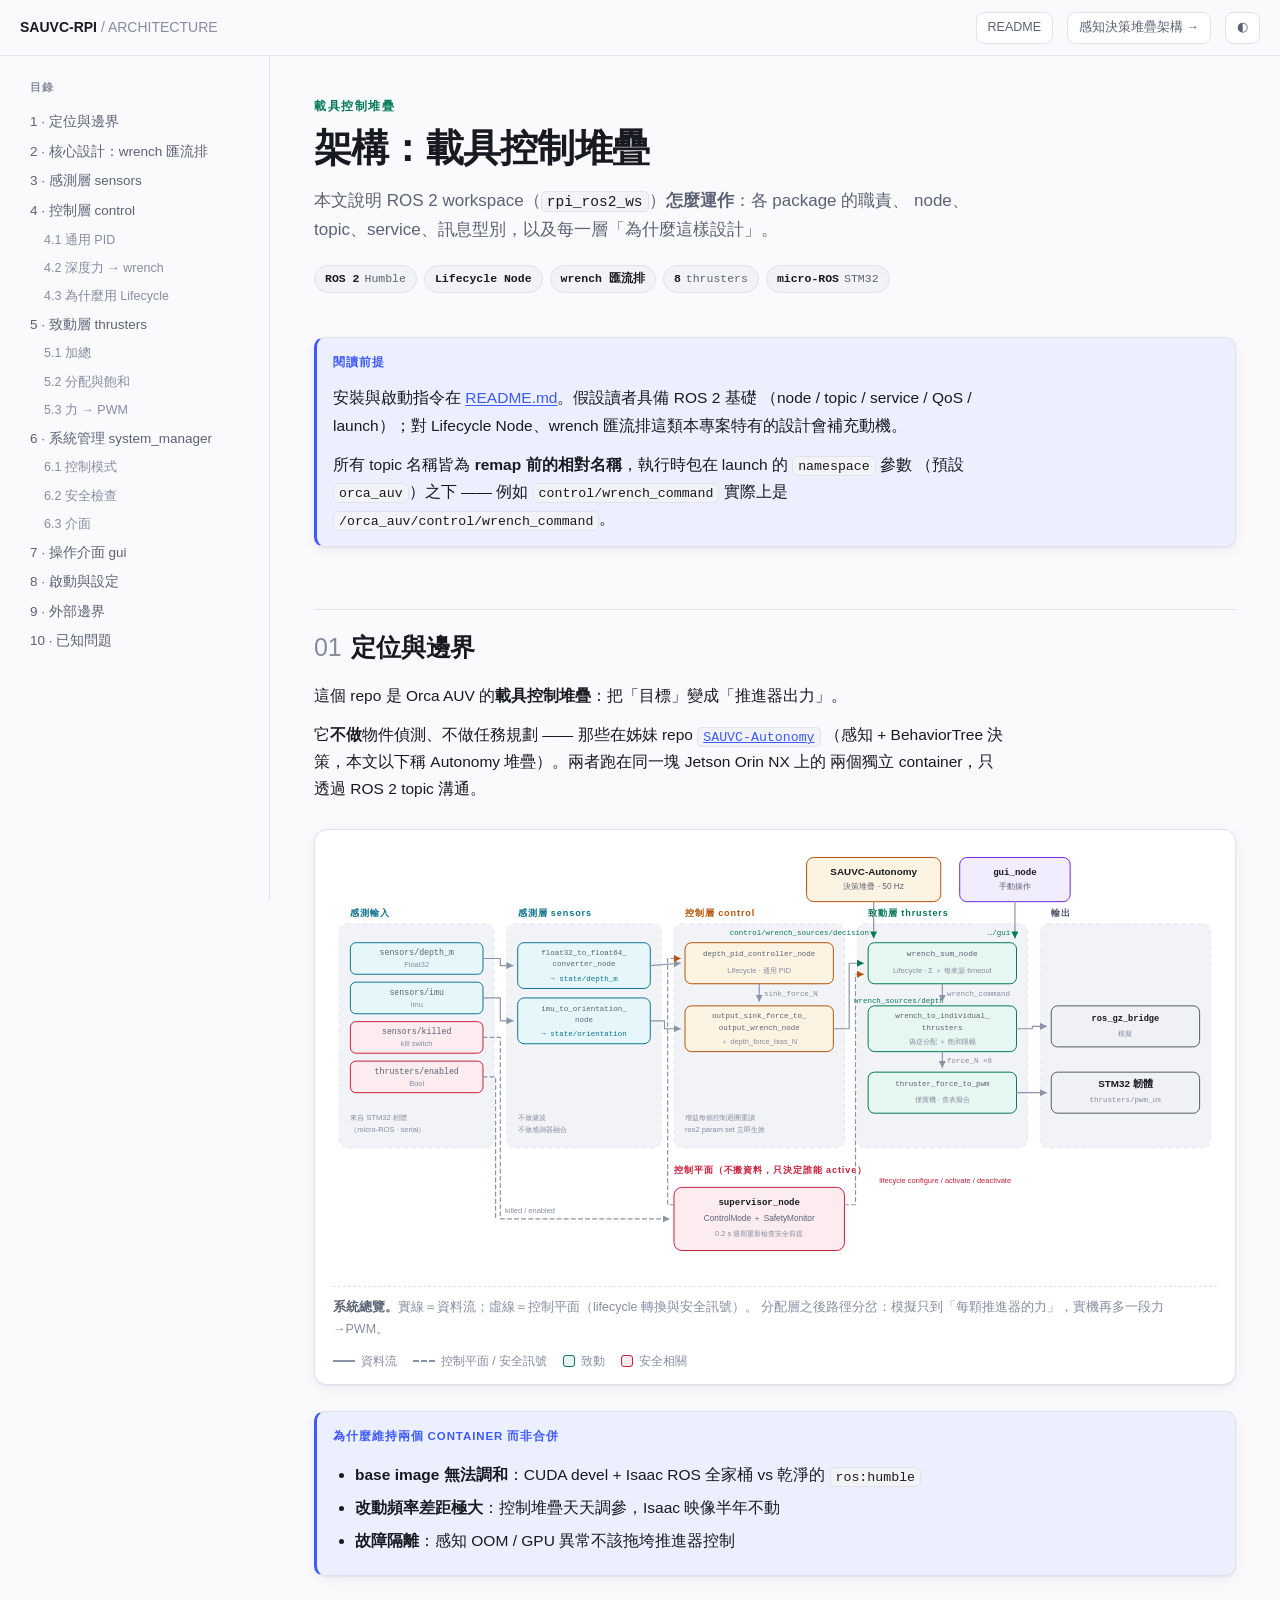
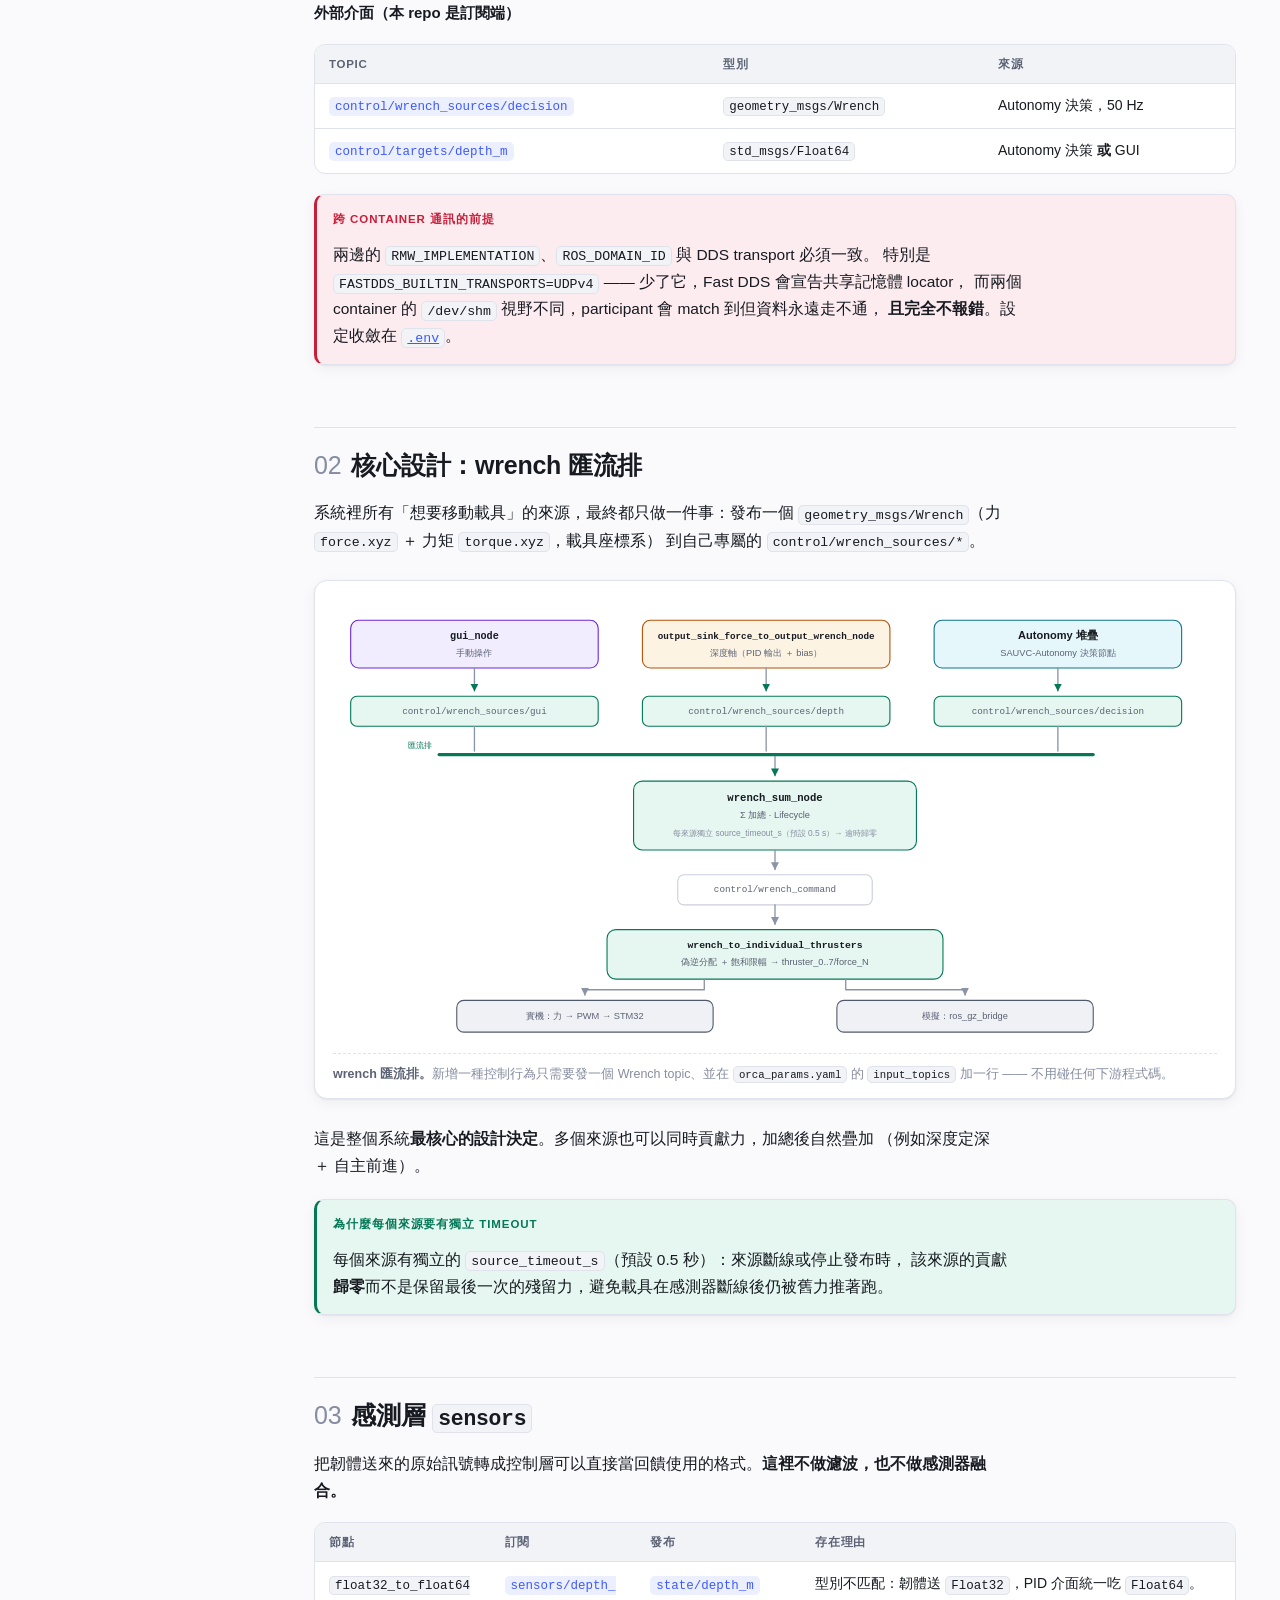
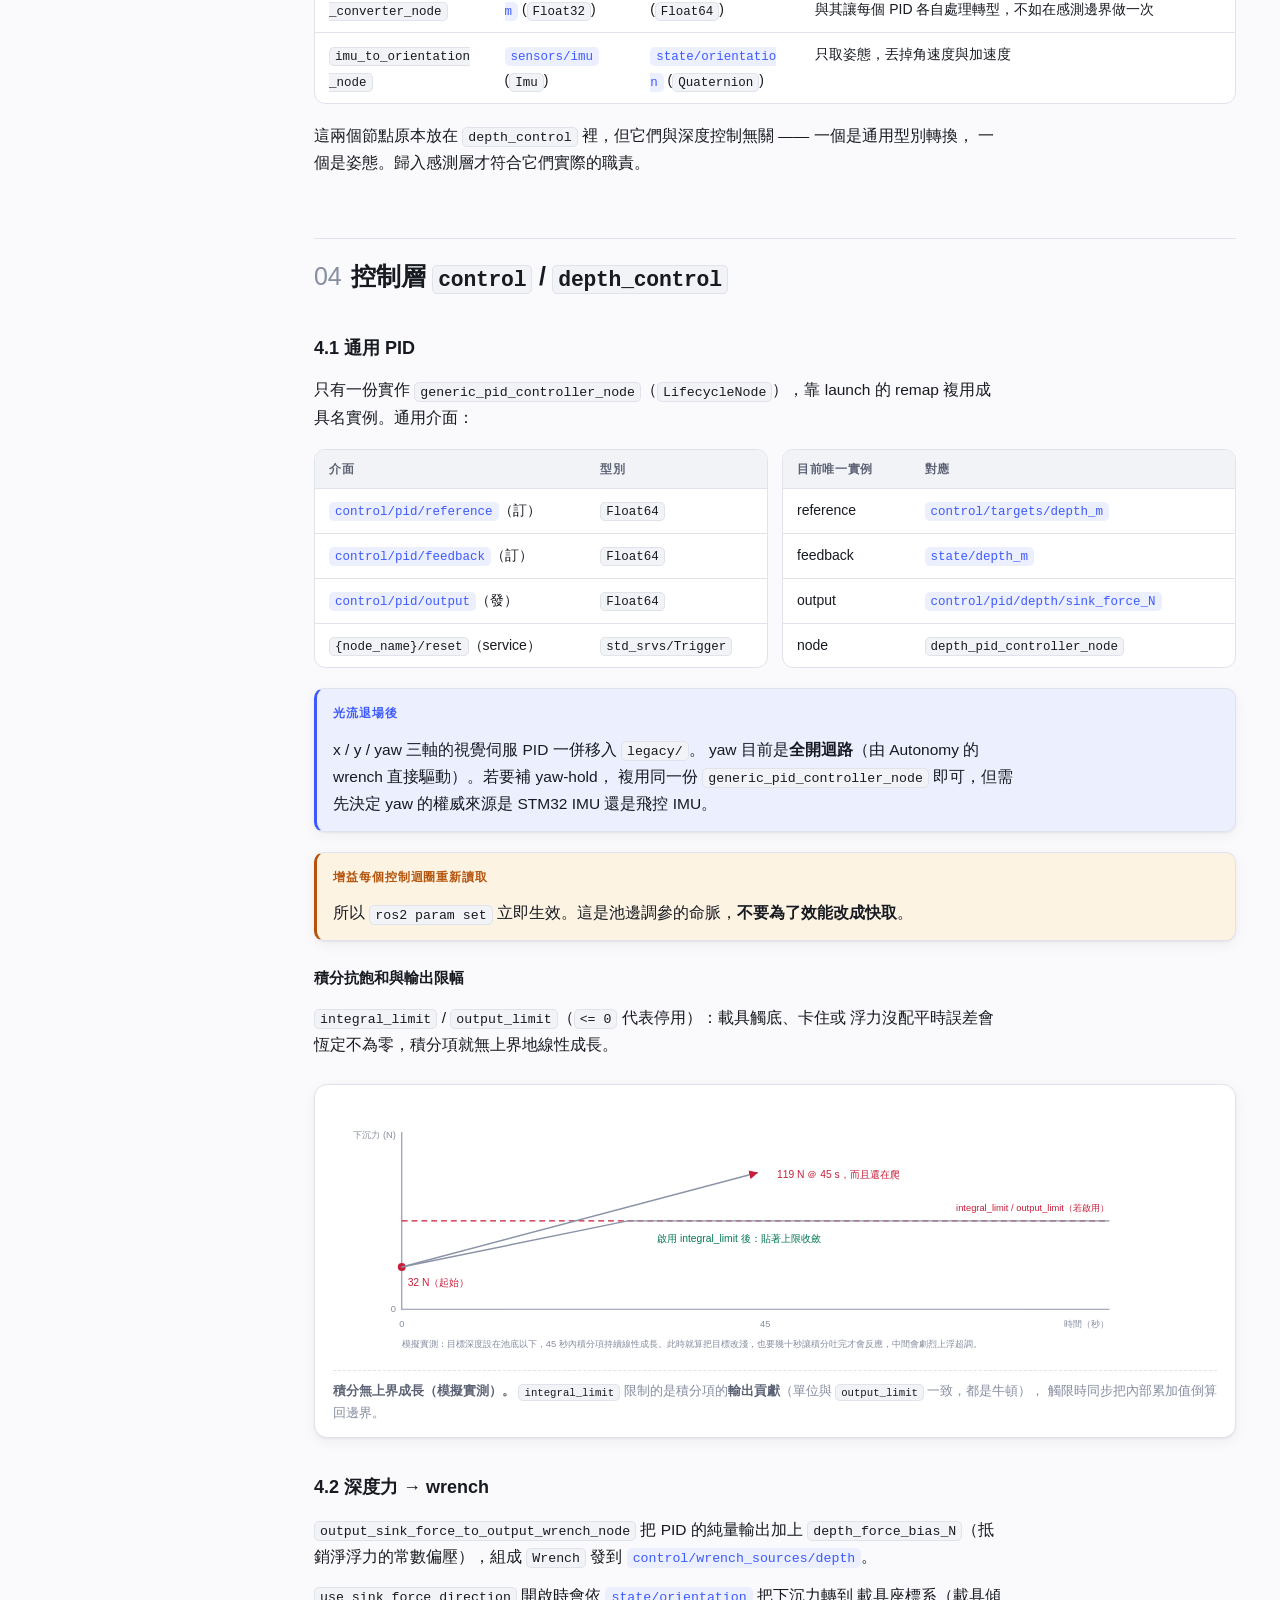
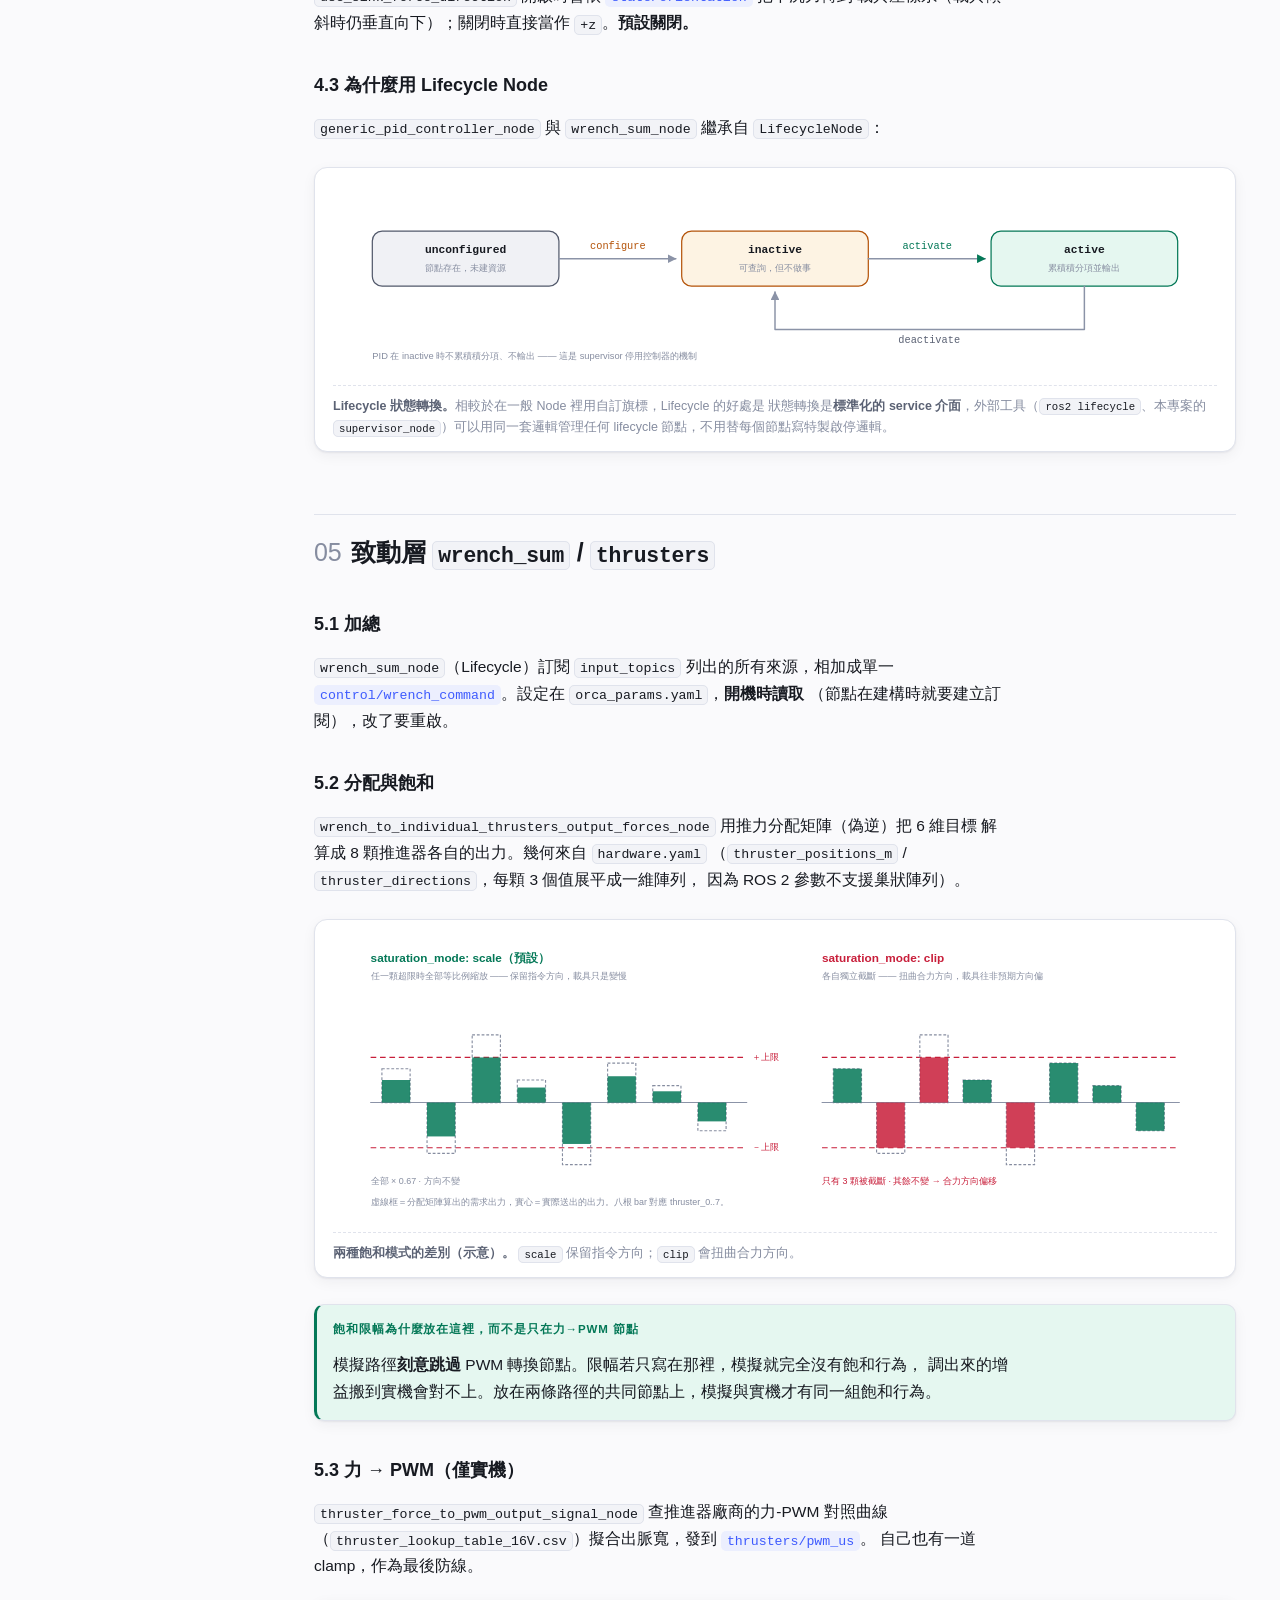
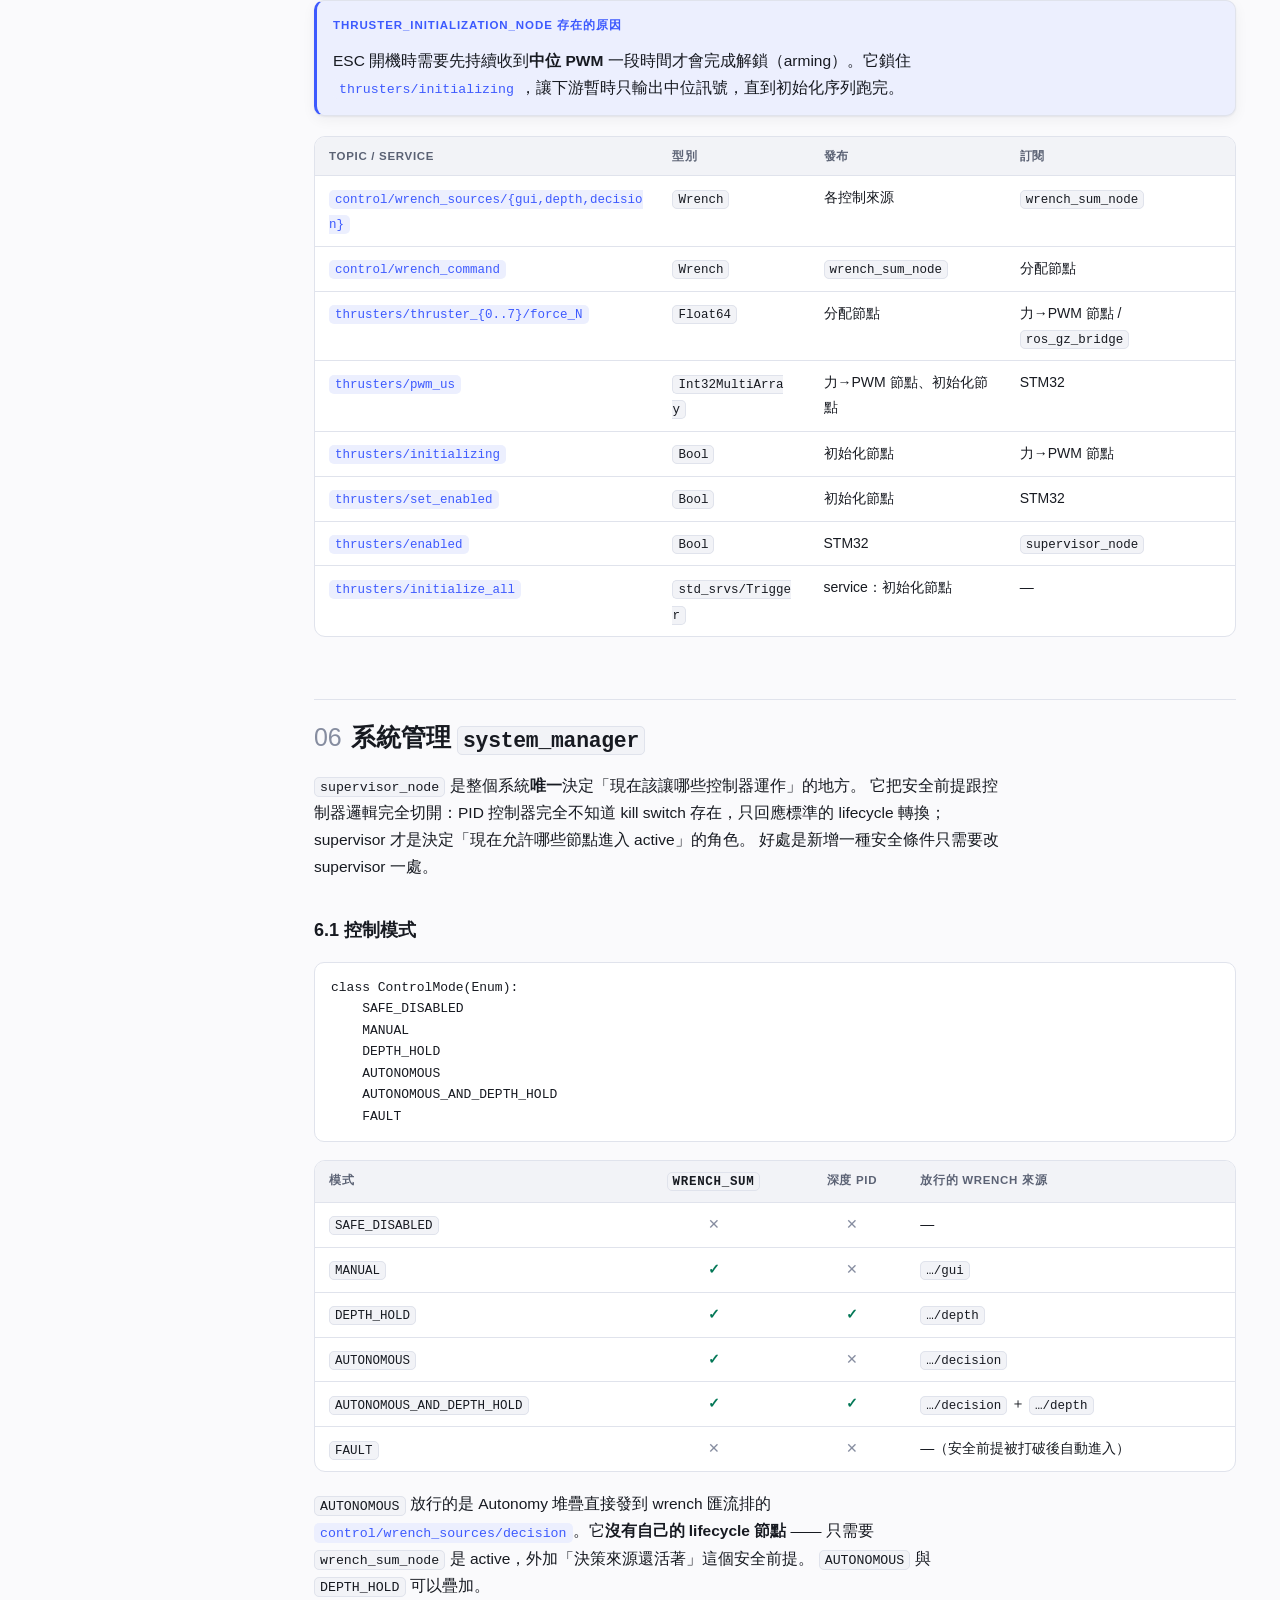
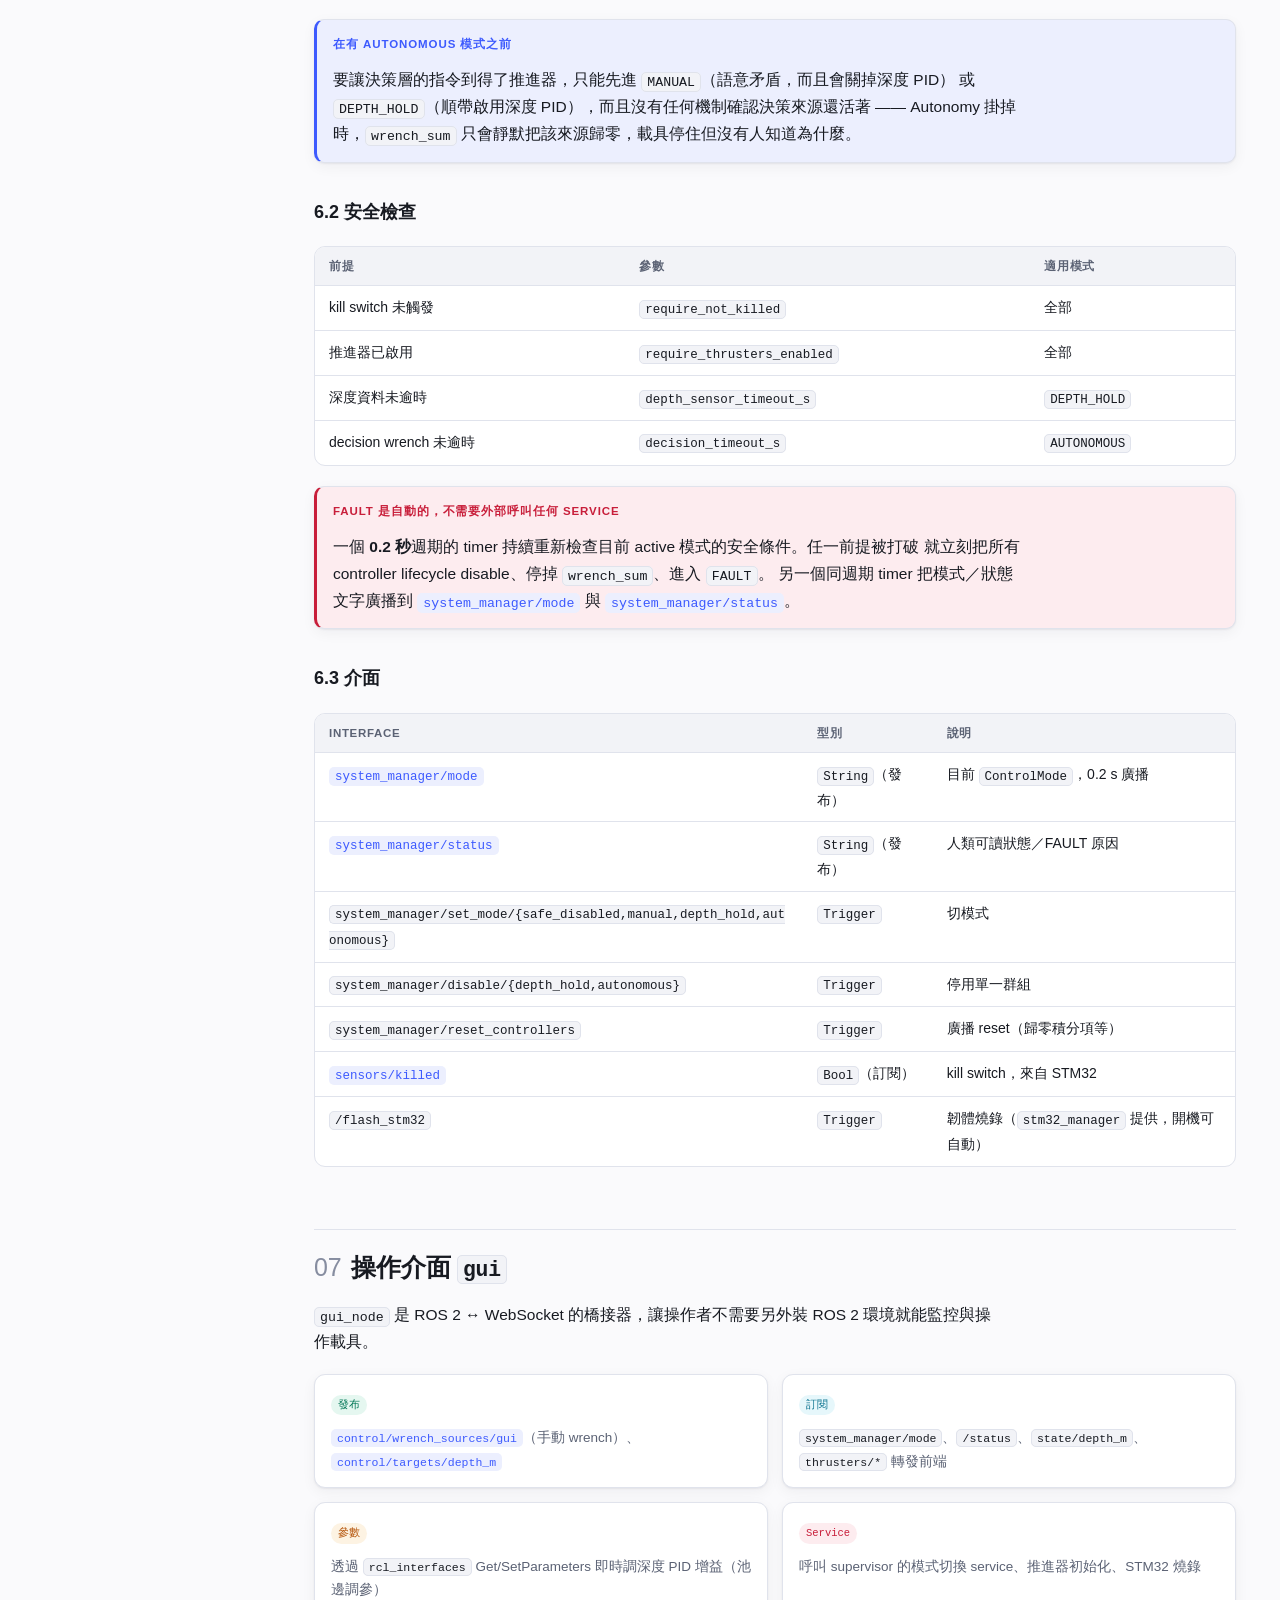
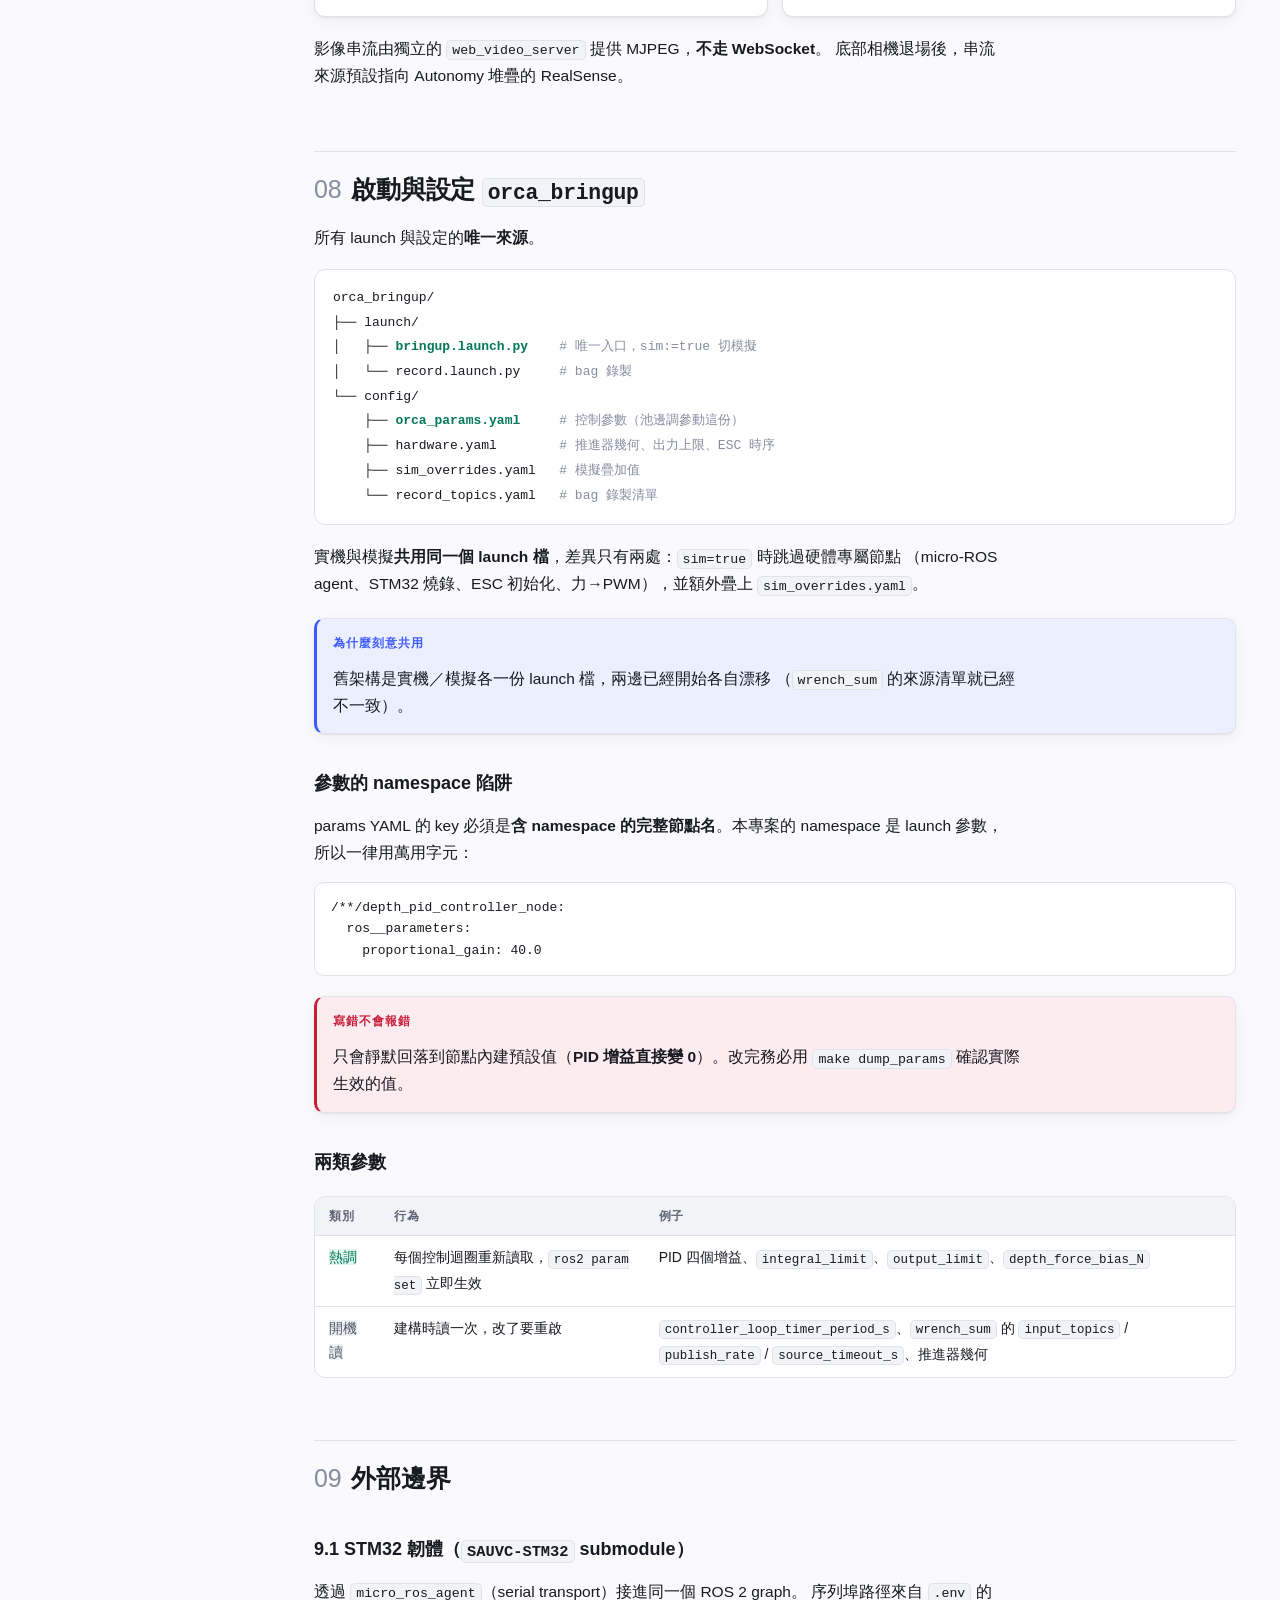
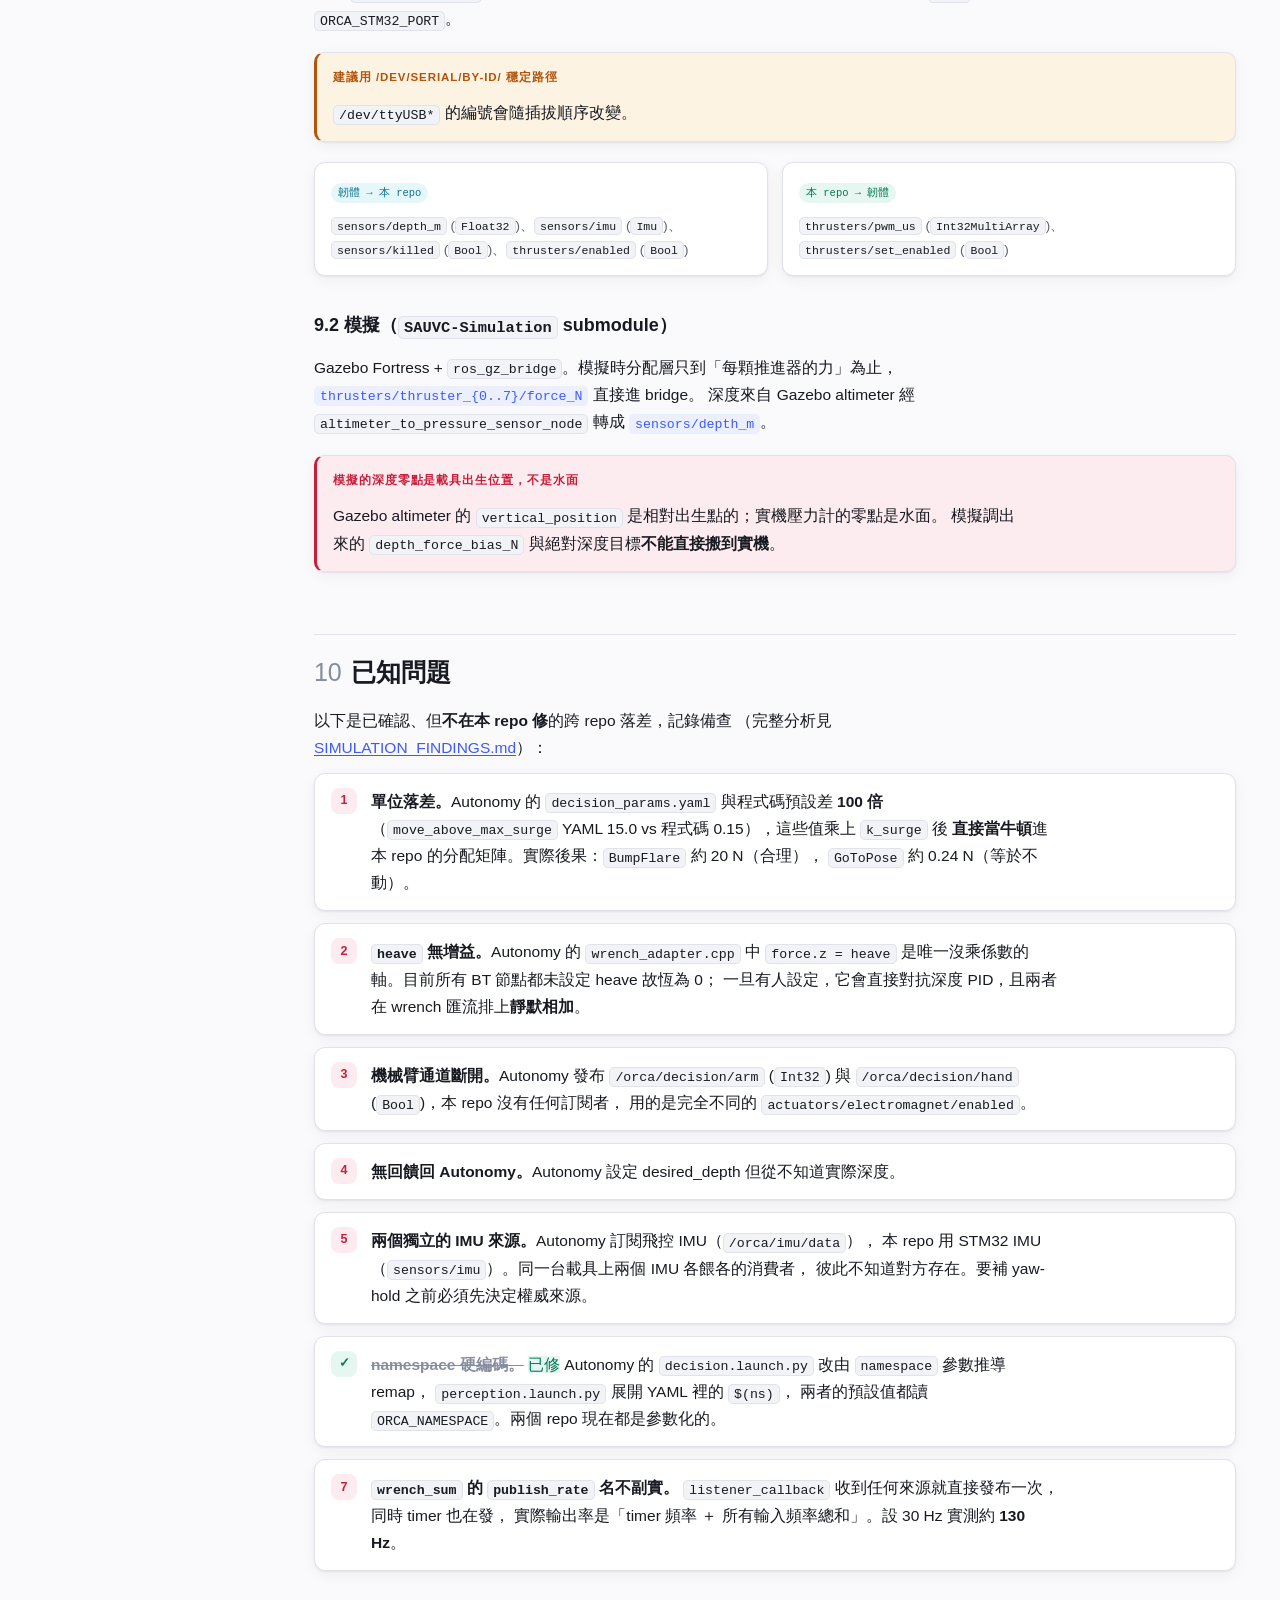
<file: docs/ARCHITECTURE.html>
<!DOCTYPE html>
<html lang="zh-Hant">
<head>
<meta charset="utf-8">
<meta name="viewport" content="width=device-width, initial-scale=1">
<title>架構：載具控制堆疊 · SAUVC-RPI</title>
<style>
/* ─────────────────────────────  design tokens  ───────────────────────────── */
:root{
  color-scheme: light dark;
  --font-sans: -apple-system, BlinkMacSystemFont, "Segoe UI", "Noto Sans TC", "PingFang TC",
               "Microsoft JhengHei", Roboto, Helvetica, Arial, sans-serif;
  --font-mono: ui-monospace, SFMono-Regular, "SF Mono", Menlo, Consolas, "Liberation Mono",
               "Noto Sans Mono CJK TC", monospace;

  --bg:        #fafafc;
  --surface:   #ffffff;
  --surface-2: #f2f3f7;
  --surface-3: #e9ebf1;
  --border:    #e0e3ec;
  --border-2:  #cbd0dd;
  --fg:        #171a21;
  --fg-dim:    #5b6274;
  --fg-faint:  #868da0;
  --accent:    #3d5afe;
  --accent-bg: #eceffe;

  --sense:     #0e7490;  --sense-bg:   #e6f7fb;
  --perceive:  #6d28d9;  --perceive-bg:#f1ecfe;
  --decide:    #b45309;  --decide-bg:  #fdf3e3;
  --control:   #047857;  --control-bg: #e5f7f0;
  --danger:    #c81e3a;  --danger-bg:  #fdecef;
  --neutral:   #52596b;  --neutral-bg: #f0f1f5;

  --edge:      #8b93a7;
  --shadow:    0 1px 2px rgba(16,20,32,.06), 0 4px 14px rgba(16,20,32,.05);
}
@media (prefers-color-scheme: dark){
  :root:not([data-theme="light"]){
    --bg:#0d0f14; --surface:#141821; --surface-2:#1a1f2a; --surface-3:#222835;
    --border:#262d3b; --border-2:#364052; --fg:#e5e8f0; --fg-dim:#98a1b5; --fg-faint:#6d7688;
    --accent:#8098ff; --accent-bg:#1a2140;
    --sense:#38d3ee; --sense-bg:#0d2a33; --perceive:#b39cfb; --perceive-bg:#241c3e;
    --decide:#fbbf3c; --decide-bg:#33270d; --control:#3ddba3; --control-bg:#0c2c22;
    --danger:#ff8095; --danger-bg:#3a1620; --neutral:#9aa3b7; --neutral-bg:#1c212c;
    --edge:#6b748a; --shadow:0 1px 2px rgba(0,0,0,.4), 0 6px 20px rgba(0,0,0,.28);
  }
}
:root[data-theme="dark"]{
  --bg:#0d0f14; --surface:#141821; --surface-2:#1a1f2a; --surface-3:#222835;
  --border:#262d3b; --border-2:#364052; --fg:#e5e8f0; --fg-dim:#98a1b5; --fg-faint:#6d7688;
  --accent:#8098ff; --accent-bg:#1a2140;
  --sense:#38d3ee; --sense-bg:#0d2a33; --perceive:#b39cfb; --perceive-bg:#241c3e;
  --decide:#fbbf3c; --decide-bg:#33270d; --control:#3ddba3; --control-bg:#0c2c22;
  --danger:#ff8095; --danger-bg:#3a1620; --neutral:#9aa3b7; --neutral-bg:#1c212c;
  --edge:#6b748a; --shadow:0 1px 2px rgba(0,0,0,.4), 0 6px 20px rgba(0,0,0,.28);
}

*,*::before,*::after{ box-sizing:border-box; }
html{ scroll-behavior:smooth; scroll-padding-top:80px; }
body{
  margin:0; background:var(--bg); color:var(--fg);
  font-family:var(--font-sans); font-size:15.5px; line-height:1.75;
  -webkit-font-smoothing:antialiased; text-rendering:optimizeLegibility;
}

/* ─────────────────────────────  layout  ───────────────────────────── */
.topbar{
  position:sticky; top:0; z-index:50; display:flex; align-items:center; gap:14px;
  padding:0 20px; height:56px;
  background:color-mix(in srgb, var(--bg) 88%, transparent);
  backdrop-filter:saturate(180%) blur(12px);
  border-bottom:1px solid var(--border);
}
.topbar .brand{ font-weight:700; font-size:14px; }
.topbar .brand span{ color:var(--fg-faint); font-weight:500; }
.topbar .sp{ flex:1; }
.btn{
  display:inline-flex; align-items:center; gap:6px; height:32px; padding:0 11px;
  border:1px solid var(--border); border-radius:8px; background:var(--surface);
  color:var(--fg-dim); font:inherit; font-size:12.5px; cursor:pointer;
  text-decoration:none; white-space:nowrap;
}
.btn:hover{ border-color:var(--border-2); color:var(--fg); }
#navtoggle{ display:none; }

.layout{ display:grid; grid-template-columns:270px minmax(0,1fr); }
.sidebar{
  position:sticky; top:56px; align-self:start; height:calc(100vh - 56px);
  overflow-y:auto; overscroll-behavior:contain;
  padding:22px 12px 60px 20px; border-right:1px solid var(--border);
}
.sidebar .toc-h{
  font-size:11px; font-weight:700; letter-spacing:.1em; text-transform:uppercase;
  color:var(--fg-faint); padding:0 10px; margin:0 0 10px;
}
.sidebar a{
  display:block; padding:5px 10px; border-radius:7px; text-decoration:none;
  color:var(--fg-dim); font-size:13.5px; line-height:1.45;
}
.sidebar a:hover{ background:var(--surface-2); color:var(--fg); }
.sidebar a.sub{ padding-left:24px; font-size:12.5px; color:var(--fg-faint); }
.sidebar a.active{ color:var(--accent); background:var(--accent-bg); font-weight:600; }

main{ min-width:0; padding:40px 44px 120px; max-width:1180px; }

/* ─────────────────────────────  hero  ───────────────────────────── */
.hero{ margin-bottom:44px; }
.hero .kicker{
  font-size:11.5px; font-weight:700; letter-spacing:.14em; text-transform:uppercase;
  color:var(--control); margin-bottom:10px;
}
.hero h1{ font-size:38px; line-height:1.2; margin:0 0 14px; letter-spacing:-.02em; }
.hero .lede{ font-size:17px; color:var(--fg-dim); margin:0 0 20px; max-width:74ch; }
.chips{ display:flex; flex-wrap:wrap; gap:7px; }
.chip{
  display:inline-flex; align-items:center; gap:5px; padding:3px 10px; border-radius:999px;
  background:var(--surface-2); border:1px solid var(--border);
  font-size:11.5px; font-family:var(--font-mono); color:var(--fg-dim);
}
.chip b{ color:var(--fg); font-weight:600; }

/* ─────────────────────────────  typography  ───────────────────────────── */
h2{
  font-size:25px; letter-spacing:-.01em; margin:62px 0 6px; padding-top:16px;
  border-top:1px solid var(--border); scroll-margin-top:76px;
}
h2 .num{ color:var(--fg-faint); font-weight:500; margin-right:10px; font-variant-numeric:tabular-nums; }
h3{ font-size:18px; margin:34px 0 4px; scroll-margin-top:76px; }
h4{ font-size:15px; margin:24px 0 2px; }
p{ margin:12px 0; max-width:80ch; }
a{ color:var(--accent); text-decoration-thickness:1px; text-underline-offset:2px; }
strong{ font-weight:650; }
ul,ol{ max-width:80ch; padding-left:22px; }
li{ margin:6px 0; }

code{
  font-family:var(--font-mono); font-size:.855em; padding:1.5px 5px; border-radius:5px;
  background:var(--surface-2); border:1px solid var(--border); color:var(--fg);
  word-break:break-word;
}
a code{ color:inherit; }
code.t{ cursor:copy; background:var(--accent-bg); border-color:transparent; color:var(--accent); }
code.t:hover{ box-shadow:inset 0 0 0 1px currentColor; }
code.t.copied::after{ content:" ✓"; }
pre{
  background:var(--surface); border:1px solid var(--border); border-radius:10px;
  padding:14px 16px; overflow-x:auto; font-size:13px; line-height:1.65; margin:16px 0;
}
pre code{ background:none; border:0; padding:0; font-size:inherit; }
del{ color:var(--fg-faint); }

/* ─────────────────────────────  tables  ───────────────────────────── */
.tbl-wrap{ overflow-x:auto; margin:18px 0; border:1px solid var(--border); border-radius:11px; background:var(--surface); }
table{ border-collapse:collapse; width:100%; font-size:14px; }
th,td{ text-align:left; padding:9px 14px; border-bottom:1px solid var(--border); vertical-align:top; }
thead th{
  background:var(--surface-2); font-size:11.5px; font-weight:700; letter-spacing:.06em;
  text-transform:uppercase; color:var(--fg-dim); white-space:nowrap;
}
tbody tr:last-child td{ border-bottom:0; }
tbody tr:hover{ background:var(--surface-2); }
td code, th code{ font-size:12.5px; }
table.matrix td, table.matrix th{ text-align:center; }
table.matrix td:first-child, table.matrix th:first-child,
table.matrix td:last-child, table.matrix th:last-child{ text-align:left; }
.yes{ color:var(--control); font-weight:700; }
.no{ color:var(--fg-faint); }

/* ─────────────────────────────  callouts  ───────────────────────────── */
.callout{
  margin:20px 0; padding:14px 18px 14px 16px; border-radius:10px;
  border:1px solid var(--border); border-left:3px solid var(--neutral);
  background:var(--surface); box-shadow:var(--shadow);
}
.callout > :first-child{ margin-top:0; } .callout > :last-child{ margin-bottom:0; }
.callout .ct{
  display:flex; align-items:center; gap:7px; font-size:11.5px; font-weight:700;
  letter-spacing:.08em; text-transform:uppercase; margin-bottom:6px; color:var(--neutral);
}
.callout.danger{ border-left-color:var(--danger); background:var(--danger-bg); }
.callout.danger .ct{ color:var(--danger); }
.callout.warn{ border-left-color:var(--decide); background:var(--decide-bg); }
.callout.warn .ct{ color:var(--decide); }
.callout.note{ border-left-color:var(--accent); background:var(--accent-bg); }
.callout.note .ct{ color:var(--accent); }
.callout.ok{ border-left-color:var(--control); background:var(--control-bg); }
.callout.ok .ct{ color:var(--control); }

/* ─────────────────────────────  cards  ───────────────────────────── */
.grid{ display:grid; gap:14px; margin:18px 0; }
.grid.c2{ grid-template-columns:repeat(auto-fit,minmax(300px,1fr)); }
.grid.c3{ grid-template-columns:repeat(auto-fit,minmax(230px,1fr)); }
.card{
  background:var(--surface); border:1px solid var(--border); border-radius:11px;
  padding:14px 16px; box-shadow:var(--shadow);
}
.card h4{ margin:0 0 4px; font-size:14px; }
.card p{ margin:4px 0 0; font-size:13.5px; color:var(--fg-dim); }
.card .tag{
  display:inline-block; font-family:var(--font-mono); font-size:10.5px; padding:1px 7px;
  border-radius:999px; margin-bottom:7px;
}
.tag.sense{ background:var(--sense-bg); color:var(--sense); }
.tag.perceive{ background:var(--perceive-bg); color:var(--perceive); }
.tag.decide{ background:var(--decide-bg); color:var(--decide); }
.tag.control{ background:var(--control-bg); color:var(--control); }
.tag.danger{ background:var(--danger-bg); color:var(--danger); }
.tag.neutral{ background:var(--neutral-bg); color:var(--neutral); }

/* ─────────────────────────────  figures / svg  ───────────────────────────── */
figure{
  margin:26px 0; padding:18px 18px 12px; background:var(--surface);
  border:1px solid var(--border); border-radius:13px; box-shadow:var(--shadow); overflow-x:auto;
}
figure svg{ display:block; width:100%; height:auto; min-width:620px; font-family:var(--font-sans); }
figcaption{
  margin-top:12px; padding-top:10px; border-top:1px dashed var(--border);
  font-size:12.5px; color:var(--fg-faint);
}
figcaption b{ color:var(--fg-dim); font-weight:650; }
.legend{ display:flex; flex-wrap:wrap; gap:16px; margin-top:10px; font-size:12px; color:var(--fg-faint); }
.legend i{ display:inline-flex; align-items:center; gap:6px; font-style:normal; }
.legend .swatch{ width:22px; height:0; border-top:2px solid var(--edge); }
.legend .swatch.d{ border-top-style:dashed; }
.legend .sq{ width:12px; height:12px; border-radius:3px; border:1px solid var(--border-2); }

svg .band{ fill:var(--surface-2); stroke:var(--border); stroke-dasharray:5 5; }
svg .band-l{ font-size:11.5px; font-weight:700; letter-spacing:.1em; }
svg .box{ fill:var(--surface); stroke:var(--border-2); stroke-width:1.25; }
svg .t1{ font-size:12.5px; font-weight:620; fill:var(--fg); }
svg .t2{ font-size:10.5px; fill:var(--fg-dim); }
svg .t3{ font-size:9.5px; fill:var(--fg-faint); }
svg .mono{ font-family:var(--font-mono); }
svg .edge{ fill:none; stroke:var(--edge); stroke-width:1.5; stroke-linejoin:round; stroke-linecap:round; }
svg .edge.dash{ stroke-dasharray:5 4; }
svg .edge.thin{ stroke-width:1.15; }
svg .bus{ fill:none; stroke:var(--control); stroke-width:3.5; stroke-linecap:round; }
svg .ah{ fill:var(--edge); }
svg .ahc{ fill:var(--control); }  svg .ahd{ fill:var(--decide); }
svg .ahn{ fill:var(--neutral); }

svg .b-sense{ fill:var(--sense-bg); stroke:var(--sense); }
svg .b-perceive{ fill:var(--perceive-bg); stroke:var(--perceive); }
svg .b-decide{ fill:var(--decide-bg); stroke:var(--decide); }
svg .b-control{ fill:var(--control-bg); stroke:var(--control); }
svg .b-danger{ fill:var(--danger-bg); stroke:var(--danger); }
svg .b-neutral{ fill:var(--neutral-bg); stroke:var(--neutral); }
svg .l-sense{ fill:var(--sense); } svg .l-perceive{ fill:var(--perceive); }
svg .l-decide{ fill:var(--decide); } svg .l-control{ fill:var(--control); }
svg .l-danger{ fill:var(--danger); } svg .l-neutral{ fill:var(--neutral); }
svg .bar-req{ fill:none; stroke:var(--fg-faint); stroke-width:1.2; stroke-dasharray:3 2; }
svg .bar-ok{ fill:var(--control); opacity:.85; }
svg .bar-bad{ fill:var(--danger); opacity:.85; }
svg .limit{ stroke:var(--danger); stroke-width:1.2; stroke-dasharray:6 4; fill:none; }

/* ─────────────────────────────  misc  ───────────────────────────── */
.anchor{ opacity:0; margin-left:8px; font-size:.62em; color:var(--fg-faint); text-decoration:none; }
h2:hover .anchor, h3:hover .anchor{ opacity:1; }
.tree{
  font-family:var(--font-mono); font-size:13px; line-height:1.9; background:var(--surface);
  border:1px solid var(--border); border-radius:11px; padding:16px 18px; margin:18px 0; overflow-x:auto;
}
.tree .c{ color:var(--fg-faint); }
.tree .k{ color:var(--control); font-weight:600; }
.issue{
  display:flex; gap:14px; padding:14px 16px; margin:12px 0; background:var(--surface);
  border:1px solid var(--border); border-radius:11px; box-shadow:var(--shadow);
}
.issue .n{
  flex:0 0 26px; height:26px; border-radius:8px; background:var(--danger-bg); color:var(--danger);
  font-size:12.5px; font-weight:700; display:grid; place-items:center;
}
.issue .body{ min-width:0; } .issue .body > :first-child{ margin-top:0; }
.issue .body > :last-child{ margin-bottom:0; }
.issue.fixed .n{ background:var(--control-bg); color:var(--control); }

@media (max-width:1080px){
  .layout{ grid-template-columns:1fr; }
  #navtoggle{ display:inline-flex; }
  .sidebar{
    position:fixed; inset:56px auto 0 0; width:280px; z-index:40; background:var(--bg);
    transform:translateX(-102%); transition:transform .22s ease; box-shadow:var(--shadow);
  }
  .sidebar.open{ transform:none; }
  main{ padding:32px 22px 100px; }
  .hero h1{ font-size:30px; }
}
</style>
</head>
<body>

<svg width="0" height="0" style="position:absolute" aria-hidden="true"><defs>
  <marker id="a" viewBox="0 0 10 10" refX="9.2" refY="5" markerWidth="6" markerHeight="6" orient="auto-start-reverse"><path d="M0,0 L10,5 L0,10 z" class="ah"/></marker>
  <marker id="ac" viewBox="0 0 10 10" refX="9.2" refY="5" markerWidth="6" markerHeight="6" orient="auto-start-reverse"><path d="M0,0 L10,5 L0,10 z" class="ahc"/></marker>
  <marker id="ad" viewBox="0 0 10 10" refX="9.2" refY="5" markerWidth="6" markerHeight="6" orient="auto-start-reverse"><path d="M0,0 L10,5 L0,10 z" class="ahd"/></marker>
  <marker id="an" viewBox="0 0 10 10" refX="9.2" refY="5" markerWidth="6" markerHeight="6" orient="auto-start-reverse"><path d="M0,0 L10,5 L0,10 z" class="ahn"/></marker>
  <marker id="ax" viewBox="0 0 10 10" refX="9.2" refY="5" markerWidth="6" markerHeight="6" orient="auto-start-reverse"><path d="M0,0 L10,5 L0,10 z" fill="var(--danger)"/></marker>
</defs></svg>

<header class="topbar">
  <button class="btn" id="navtoggle" aria-label="目錄">☰</button>
  <div class="brand">SAUVC-RPI <span>/ ARCHITECTURE</span></div>
  <div class="sp"></div>
  <a class="btn" href="../README.md">README</a>
  <a class="btn" href="../../SAUVC-Autonomy/ARCHITECTURE.html">感知決策堆疊架構 →</a>
  <button class="btn" id="theme" title="切換主題">◐</button>
</header>

<div class="layout">
<aside class="sidebar" id="sidebar">
  <p class="toc-h">目錄</p>
  <nav id="toc">
    <a href="#s1">1 · 定位與邊界</a>
    <a href="#s2">2 · 核心設計：wrench 匯流排</a>
    <a href="#s3">3 · 感測層 sensors</a>
    <a href="#s4">4 · 控制層 control</a>
    <a href="#s4-1" class="sub">4.1 通用 PID</a>
    <a href="#s4-2" class="sub">4.2 深度力 → wrench</a>
    <a href="#s4-3" class="sub">4.3 為什麼用 Lifecycle</a>
    <a href="#s5">5 · 致動層 thrusters</a>
    <a href="#s5-1" class="sub">5.1 加總</a>
    <a href="#s5-2" class="sub">5.2 分配與飽和</a>
    <a href="#s5-3" class="sub">5.3 力 → PWM</a>
    <a href="#s6">6 · 系統管理 system_manager</a>
    <a href="#s6-1" class="sub">6.1 控制模式</a>
    <a href="#s6-2" class="sub">6.2 安全檢查</a>
    <a href="#s6-3" class="sub">6.3 介面</a>
    <a href="#s7">7 · 操作介面 gui</a>
    <a href="#s8">8 · 啟動與設定</a>
    <a href="#s9">9 · 外部邊界</a>
    <a href="#s10">10 · 已知問題</a>
  </nav>
</aside>

<main>

<div class="hero">
  <div class="kicker">載具控制堆疊</div>
  <h1>架構：載具控制堆疊</h1>
  <p class="lede">
    本文說明 ROS 2 workspace（<code>rpi_ros2_ws</code>）<b>怎麼運作</b>：各 package 的職責、
    node、topic、service、訊息型別，以及每一層「為什麼這樣設計」。
  </p>
  <div class="chips">
    <span class="chip"><b>ROS 2</b> Humble</span>
    <span class="chip"><b>Lifecycle Node</b></span>
    <span class="chip"><b>wrench 匯流排</b></span>
    <span class="chip"><b>8</b> thrusters</span>
    <span class="chip"><b>micro-ROS</b> STM32</span>
  </div>
</div>

<div class="callout note">
  <div class="ct">閱讀前提</div>
  <p>安裝與啟動指令在 <a href="../README.md">README.md</a>。假設讀者具備 ROS 2 基礎
  （node / topic / service / QoS / launch）；對 Lifecycle Node、wrench 匯流排這類本專案特有的設計會補充動機。</p>
  <p>所有 topic 名稱皆為 <b>remap 前的相對名稱</b>，執行時包在 launch 的 <code>namespace</code> 參數
  （預設 <code>orca_auv</code>）之下 —— 例如 <code>control/wrench_command</code> 實際上是
  <code>/orca_auv/control/wrench_command</code>。</p>
</div>

<!-- ══════════════════════════════ 1 ══════════════════════════════ -->
<h2 id="s1"><span class="num">01</span>定位與邊界<a class="anchor" href="#s1">#</a></h2>

<p>這個 repo 是 Orca AUV 的<b>載具控制堆疊</b>：把「目標」變成「推進器出力」。</p>

<p>它<b>不做</b>物件偵測、不做任務規劃 —— 那些在姊妹 repo
<a href="../../SAUVC-Autonomy/ARCHITECTURE.html"><code>SAUVC-Autonomy</code></a>
（感知 + BehaviorTree 決策，本文以下稱 Autonomy 堆疊）。兩者跑在同一塊 Jetson Orin NX 上的
兩個獨立 container，只透過 ROS 2 topic 溝通。</p>

<figure>
<svg viewBox="0 0 1120 540" role="img" aria-label="控制堆疊系統總覽">
  <!-- external wrench sources (top) -->
  <rect class="box b-decide" x="600" y="12" width="170" height="56" rx="9"/>
  <text class="t1" x="685" y="34" text-anchor="middle">SAUVC-Autonomy</text>
  <text class="t2" x="685" y="52" text-anchor="middle">決策堆疊 · 50 Hz</text>
  <rect class="box b-perceive" x="794" y="12" width="140" height="56" rx="9"/>
  <text class="t1 mono" x="864" y="34" text-anchor="middle" style="font-size:11.5px">gui_node</text>
  <text class="t2" x="864" y="52" text-anchor="middle">手動操作</text>

  <!-- bands -->
  <rect class="band" x="8"   y="96" width="196" height="284" rx="10"/>
  <rect class="band" x="220" y="96" width="196" height="284" rx="10"/>
  <rect class="band" x="432" y="96" width="216" height="284" rx="10"/>
  <rect class="band" x="664" y="96" width="216" height="284" rx="10"/>
  <rect class="band" x="896" y="96" width="216" height="284" rx="10"/>
  <text class="band-l l-sense"   x="22"  y="86">感測輸入</text>
  <text class="band-l l-sense"   x="234" y="86">感測層 sensors</text>
  <text class="band-l l-decide"  x="446" y="86">控制層 control</text>
  <text class="band-l l-control" x="678" y="86">致動層 thrusters</text>
  <text class="band-l l-neutral" x="910" y="86">輸出</text>

  <!-- band A -->
  <rect class="box b-sense" x="22" y="120" width="168" height="40" rx="7"/>
  <text class="t2 mono" x="106" y="136" text-anchor="middle">sensors/depth_m</text>
  <text class="t3" x="106" y="151" text-anchor="middle">Float32</text>
  <rect class="box b-sense" x="22" y="170" width="168" height="40" rx="7"/>
  <text class="t2 mono" x="106" y="186" text-anchor="middle">sensors/imu</text>
  <text class="t3" x="106" y="201" text-anchor="middle">Imu</text>
  <rect class="box b-danger" x="22" y="220" width="168" height="40" rx="7"/>
  <text class="t2 mono" x="106" y="236" text-anchor="middle">sensors/killed</text>
  <text class="t3" x="106" y="251" text-anchor="middle">kill switch</text>
  <rect class="box b-danger" x="22" y="270" width="168" height="40" rx="7"/>
  <text class="t2 mono" x="106" y="286" text-anchor="middle">thrusters/enabled</text>
  <text class="t3" x="106" y="301" text-anchor="middle">Bool</text>
  <text class="t3" x="22" y="345">來自 STM32 韌體</text>
  <text class="t3" x="22" y="360">（micro-ROS · serial）</text>

  <!-- band B -->
  <rect class="box b-sense" x="234" y="120" width="168" height="58" rx="8"/>
  <text class="t2 mono" x="318" y="136" text-anchor="middle" style="font-size:9.5px">float32_to_float64_</text>
  <text class="t2 mono" x="318" y="150" text-anchor="middle" style="font-size:9.5px">converter_node</text>
  <text class="t3 mono l-sense" x="318" y="168" text-anchor="middle">→ state/depth_m</text>
  <rect class="box b-sense" x="234" y="190" width="168" height="58" rx="8"/>
  <text class="t2 mono" x="318" y="206" text-anchor="middle" style="font-size:9.5px">imu_to_orientation_</text>
  <text class="t2 mono" x="318" y="220" text-anchor="middle" style="font-size:9.5px">node</text>
  <text class="t3 mono l-sense" x="318" y="238" text-anchor="middle">→ state/orientation</text>
  <text class="t3" x="234" y="345">不做濾波</text>
  <text class="t3" x="234" y="360">不做感測器融合</text>

  <!-- band C -->
  <rect class="box b-decide" x="446" y="120" width="188" height="52" rx="8"/>
  <text class="t2 mono" x="540" y="137" text-anchor="middle" style="font-size:9.5px">depth_pid_controller_node</text>
  <text class="t3" x="540" y="158" text-anchor="middle">Lifecycle · 通用 PID</text>
  <rect class="box b-decide" x="446" y="200" width="188" height="58" rx="8"/>
  <text class="t2 mono" x="540" y="216" text-anchor="middle" style="font-size:9.5px">output_sink_force_to_</text>
  <text class="t2 mono" x="540" y="230" text-anchor="middle" style="font-size:9.5px">output_wrench_node</text>
  <text class="t3" x="540" y="248" text-anchor="middle">＋ depth_force_bias_N</text>
  <text class="t3" x="446" y="345">增益每個控制迴圈重讀</text>
  <text class="t3" x="446" y="360">ros2 param set 立即生效</text>

  <!-- band D -->
  <rect class="box b-control" x="678" y="120" width="188" height="52" rx="8"/>
  <text class="t2 mono" x="772" y="137" text-anchor="middle" style="font-size:10px">wrench_sum_node</text>
  <text class="t3" x="772" y="158" text-anchor="middle">Lifecycle · Σ ＋ 每來源 timeout</text>
  <rect class="box b-control" x="678" y="200" width="188" height="58" rx="8"/>
  <text class="t2 mono" x="772" y="216" text-anchor="middle" style="font-size:9.5px">wrench_to_individual_</text>
  <text class="t2 mono" x="772" y="230" text-anchor="middle" style="font-size:9.5px">thrusters</text>
  <text class="t3" x="772" y="248" text-anchor="middle">偽逆分配 ＋ 飽和限幅</text>
  <rect class="box b-control" x="678" y="284" width="188" height="52" rx="8"/>
  <text class="t2 mono" x="772" y="301" text-anchor="middle" style="font-size:9.5px">thruster_force_to_pwm</text>
  <text class="t3" x="772" y="322" text-anchor="middle">僅實機 · 查表擬合</text>

  <!-- band E -->
  <rect class="box b-neutral" x="910" y="200" width="188" height="52" rx="8"/>
  <text class="t1 mono" x="1004" y="219" text-anchor="middle" style="font-size:11px">ros_gz_bridge</text>
  <text class="t3" x="1004" y="238" text-anchor="middle">模擬</text>
  <rect class="box b-neutral" x="910" y="284" width="188" height="52" rx="8"/>
  <text class="t1" x="1004" y="303" text-anchor="middle">STM32 韌體</text>
  <text class="t3 mono" x="1004" y="322" text-anchor="middle">thrusters/pwm_us</text>

  <!-- data edges -->
  <path class="edge" d="M190,140 L212,140 L212,149 L228,149" marker-end="url(#a)"/>
  <path class="edge" d="M190,190 L212,190 L212,219 L228,219" marker-end="url(#a)"/>
  <path class="edge" d="M402,149 L440,146" marker-end="url(#a)"/>
  <path class="edge" d="M402,219 L420,219 L420,229 L440,229" marker-end="url(#a)"/>
  <path class="edge" d="M540,172 L540,194" marker-end="url(#a)"/>
  <text class="t3 mono" x="546" y="188">sink_force_N</text>
  <path class="edge" d="M634,229 L654,229 L654,146 L672,146" marker-end="url(#ac)"/>
  <text class="t3 mono l-control" x="660" y="196">wrench_sources/depth</text>
  <path class="edge" d="M772,172 L772,194" marker-end="url(#a)"/>
  <text class="t3 mono" x="778" y="188">wrench_command</text>
  <path class="edge" d="M772,258 L772,278" marker-end="url(#a)"/>
  <text class="t3 mono" x="778" y="272">force_N ×8</text>
  <path class="edge" d="M866,229 L886,229 L886,226 L904,226" marker-end="url(#a)"/>
  <path class="edge" d="M866,310 L904,310" marker-end="url(#a)"/>

  <!-- external sources into the bus -->
  <path class="edge" d="M685,68 L685,114" marker-end="url(#ac)"/>
  <text class="t3 mono l-control" x="679" y="110" text-anchor="end">control/wrench_sources/decision</text>
  <path class="edge" d="M864,68 L864,114" marker-end="url(#ac)"/>
  <text class="t3 mono l-control" x="858" y="110" text-anchor="end">…/gui</text>

  <!-- control plane -->
  <rect class="box b-danger" x="432" y="430" width="216" height="80" rx="10"/>
  <text class="t1 mono" x="540" y="452" text-anchor="middle" style="font-size:11.5px">supervisor_node</text>
  <text class="t2" x="540" y="472" text-anchor="middle">ControlMode ＋ SafetyMonitor</text>
  <text class="t3" x="540" y="492" text-anchor="middle">0.2 s 週期重新檢查安全前提</text>
  <text class="band-l l-danger" x="432" y="412">控制平面（不搬資料，只決定誰能 active）</text>

  <path class="edge dash" d="M190,240 L212,240 L212,470 L426,470" marker-end="url(#a)"/>
  <path class="edge dash" d="M190,290 L206,290 L206,470"/>
  <text class="t3" x="218" y="462">killed / enabled</text>
  <path class="edge dash" d="M432,452 L424,452 L424,140 L440,140" marker-end="url(#ad)"/>
  <path class="edge dash" d="M648,452 L662,452 L662,160 L672,160" marker-end="url(#ad)"/>
  <text class="t3 l-danger" x="692" y="424">lifecycle configure / activate / deactivate</text>
</svg>
<figcaption><b>系統總覽。</b>實線＝資料流；虛線＝控制平面（lifecycle 轉換與安全訊號）。
分配層之後路徑分岔：模擬只到「每顆推進器的力」，實機再多一段力→PWM。</figcaption>
<div class="legend">
  <i><span class="swatch"></span>資料流</i>
  <i><span class="swatch d"></span>控制平面 / 安全訊號</i>
  <i><span class="sq" style="background:var(--control-bg);border-color:var(--control)"></span>致動</i>
  <i><span class="sq" style="background:var(--danger-bg);border-color:var(--danger)"></span>安全相關</i>
</div>
</figure>

<div class="callout note">
  <div class="ct">為什麼維持兩個 container 而非合併</div>
  <ul>
    <li><b>base image 無法調和</b>：CUDA devel + Isaac ROS 全家桶 vs 乾淨的 <code>ros:humble</code></li>
    <li><b>改動頻率差距極大</b>：控制堆疊天天調參，Isaac 映像半年不動</li>
    <li><b>故障隔離</b>：感知 OOM / GPU 異常不該拖垮推進器控制</li>
  </ul>
</div>

<h4>外部介面（本 repo 是訂閱端）</h4>
<div class="tbl-wrap">
<table>
<thead><tr><th>Topic</th><th>型別</th><th>來源</th></tr></thead>
<tbody>
<tr><td><code class="t">control/wrench_sources/decision</code></td><td><code>geometry_msgs/Wrench</code></td><td>Autonomy 決策，50 Hz</td></tr>
<tr><td><code class="t">control/targets/depth_m</code></td><td><code>std_msgs/Float64</code></td><td>Autonomy 決策 <b>或</b> GUI</td></tr>
</tbody>
</table>
</div>

<div class="callout danger">
  <div class="ct">跨 container 通訊的前提</div>
  <p>兩邊的 <code>RMW_IMPLEMENTATION</code>、<code>ROS_DOMAIN_ID</code> 與 DDS transport 必須一致。
  特別是 <code>FASTDDS_BUILTIN_TRANSPORTS=UDPv4</code> —— 少了它，Fast DDS 會宣告共享記憶體 locator，
  而兩個 container 的 <code>/dev/shm</code> 視野不同，participant 會 match 到但資料永遠走不通，
  <b>且完全不報錯</b>。設定收斂在 <a href="../../.env"><code>.env</code></a>。</p>
</div>

<!-- ══════════════════════════════ 2 ══════════════════════════════ -->
<h2 id="s2"><span class="num">02</span>核心設計：wrench 匯流排<a class="anchor" href="#s2">#</a></h2>

<p>系統裡所有「想要移動載具」的來源，最終都只做一件事：發布一個
<code>geometry_msgs/Wrench</code>（力 <code>force.xyz</code> ＋ 力矩 <code>torque.xyz</code>，載具座標系）
到自己專屬的 <code>control/wrench_sources/*</code>。</p>

<figure>
<svg viewBox="0 0 1000 500" role="img" aria-label="wrench 匯流排">
  <rect class="box b-perceive" x="20"  y="24" width="280" height="54" rx="9"/>
  <text class="t1 mono" x="160" y="45" text-anchor="middle" style="font-size:11.5px">gui_node</text>
  <text class="t2" x="160" y="64" text-anchor="middle">手動操作</text>
  <rect class="box b-decide" x="350" y="24" width="280" height="54" rx="9"/>
  <text class="t1 mono" x="490" y="45" text-anchor="middle" style="font-size:10.5px">output_sink_force_to_output_wrench_node</text>
  <text class="t2" x="490" y="64" text-anchor="middle">深度軸（PID 輸出 ＋ bias）</text>
  <rect class="box b-sense" x="680" y="24" width="280" height="54" rx="9"/>
  <text class="t1" x="820" y="45" text-anchor="middle">Autonomy 堆疊</text>
  <text class="t2" x="820" y="64" text-anchor="middle">SAUVC-Autonomy 決策節點</text>

  <rect class="box b-control" x="20"  y="110" width="280" height="34" rx="7"/>
  <text class="t2 mono" x="160" y="127" text-anchor="middle" dominant-baseline="middle">control/wrench_sources/gui</text>
  <rect class="box b-control" x="350" y="110" width="280" height="34" rx="7"/>
  <text class="t2 mono" x="490" y="127" text-anchor="middle" dominant-baseline="middle">control/wrench_sources/depth</text>
  <rect class="box b-control" x="680" y="110" width="280" height="34" rx="7"/>
  <text class="t2 mono" x="820" y="127" text-anchor="middle" dominant-baseline="middle">control/wrench_sources/decision</text>

  <path class="edge" d="M160,78 L160,104" marker-end="url(#ac)"/>
  <path class="edge" d="M490,78 L490,104" marker-end="url(#ac)"/>
  <path class="edge" d="M820,78 L820,104" marker-end="url(#ac)"/>

  <path class="bus" d="M120,176 L860,176"/>
  <path class="edge" d="M160,144 L160,172"/>
  <path class="edge" d="M490,144 L490,172"/>
  <path class="edge" d="M820,144 L820,172"/>
  <text class="t3 l-control" x="112" y="168" text-anchor="end">匯流排</text>

  <rect class="box b-control" x="340" y="206" width="320" height="78" rx="10"/>
  <text class="t1 mono" x="500" y="228" text-anchor="middle" style="font-size:12px">wrench_sum_node</text>
  <text class="t2" x="500" y="248" text-anchor="middle">Σ 加總 · Lifecycle</text>
  <text class="t3" x="500" y="268" text-anchor="middle">每來源獨立 source_timeout_s（預設 0.5 s）→ 逾時歸零</text>
  <path class="edge" d="M500,178 L500,200" marker-end="url(#ac)"/>

  <rect class="box" x="390" y="312" width="220" height="34" rx="7"/>
  <text class="t2 mono" x="500" y="329" text-anchor="middle" dominant-baseline="middle">control/wrench_command</text>
  <path class="edge" d="M500,284 L500,306" marker-end="url(#a)"/>

  <rect class="box b-control" x="310" y="374" width="380" height="56" rx="10"/>
  <text class="t1 mono" x="500" y="395" text-anchor="middle" style="font-size:11px">wrench_to_individual_thrusters</text>
  <text class="t2" x="500" y="414" text-anchor="middle">偽逆分配 ＋ 飽和限幅 → thruster_0..7/force_N</text>
  <path class="edge" d="M500,346 L500,368" marker-end="url(#a)"/>

  <rect class="box b-neutral" x="140" y="454" width="290" height="36" rx="8"/>
  <text class="t2" x="285" y="472" text-anchor="middle" dominant-baseline="middle">實機：力 → PWM → STM32</text>
  <rect class="box b-neutral" x="570" y="454" width="290" height="36" rx="8"/>
  <text class="t2" x="715" y="472" text-anchor="middle" dominant-baseline="middle">模擬：ros_gz_bridge</text>
  <path class="edge" d="M420,430 L420,442 L285,442 L285,448" marker-end="url(#a)"/>
  <path class="edge" d="M580,430 L580,442 L715,442 L715,448" marker-end="url(#a)"/>
</svg>
<figcaption><b>wrench 匯流排。</b>新增一種控制行為只需要發一個 Wrench topic、並在
<code>orca_params.yaml</code> 的 <code>input_topics</code> 加一行 —— 不用碰任何下游程式碼。</figcaption>
</figure>

<p>這是整個系統<b>最核心的設計決定</b>。多個來源也可以同時貢獻力，加總後自然疊加
（例如深度定深 ＋ 自主前進）。</p>

<div class="callout ok">
  <div class="ct">為什麼每個來源要有獨立 timeout</div>
  <p>每個來源有獨立的 <code>source_timeout_s</code>（預設 0.5 秒）：來源斷線或停止發布時，
  該來源的貢獻<b>歸零</b>而不是保留最後一次的殘留力，避免載具在感測器斷線後仍被舊力推著跑。</p>
</div>

<!-- ══════════════════════════════ 3 ══════════════════════════════ -->
<h2 id="s3"><span class="num">03</span>感測層 <code>sensors</code><a class="anchor" href="#s3">#</a></h2>

<p>把韌體送來的原始訊號轉成控制層可以直接當回饋使用的格式。<b>這裡不做濾波，也不做感測器融合。</b></p>

<div class="tbl-wrap">
<table>
<thead><tr><th>節點</th><th>訂閱</th><th>發布</th><th>存在理由</th></tr></thead>
<tbody>
<tr><td><code>float32_to_float64_converter_node</code></td>
    <td><code class="t">sensors/depth_m</code> (<code>Float32</code>)</td>
    <td><code class="t">state/depth_m</code> (<code>Float64</code>)</td>
    <td>型別不匹配：韌體送 <code>Float32</code>，PID 介面統一吃 <code>Float64</code>。
        與其讓每個 PID 各自處理轉型，不如在感測邊界做一次</td></tr>
<tr><td><code>imu_to_orientation_node</code></td>
    <td><code class="t">sensors/imu</code> (<code>Imu</code>)</td>
    <td><code class="t">state/orientation</code> (<code>Quaternion</code>)</td>
    <td>只取姿態，丟掉角速度與加速度</td></tr>
</tbody>
</table>
</div>

<p>這兩個節點原本放在 <code>depth_control</code> 裡，但它們與深度控制無關 —— 一個是通用型別轉換，
一個是姿態。歸入感測層才符合它們實際的職責。</p>

<!-- ══════════════════════════════ 4 ══════════════════════════════ -->
<h2 id="s4"><span class="num">04</span>控制層 <code>control</code> / <code>depth_control</code><a class="anchor" href="#s4">#</a></h2>

<h3 id="s4-1">4.1 通用 PID<a class="anchor" href="#s4-1">#</a></h3>

<p>只有一份實作 <code>generic_pid_controller_node</code>（<code>LifecycleNode</code>），靠 launch 的 remap
複用成具名實例。通用介面：</p>

<div class="grid c2">
<div class="tbl-wrap" style="margin:0">
<table>
<thead><tr><th>介面</th><th>型別</th></tr></thead>
<tbody>
<tr><td><code class="t">control/pid/reference</code>（訂）</td><td><code>Float64</code></td></tr>
<tr><td><code class="t">control/pid/feedback</code>（訂）</td><td><code>Float64</code></td></tr>
<tr><td><code class="t">control/pid/output</code>（發）</td><td><code>Float64</code></td></tr>
<tr><td><code>{node_name}/reset</code>（service）</td><td><code>std_srvs/Trigger</code></td></tr>
</tbody>
</table>
</div>
<div class="tbl-wrap" style="margin:0">
<table>
<thead><tr><th>目前唯一實例</th><th>對應</th></tr></thead>
<tbody>
<tr><td>reference</td><td><code class="t">control/targets/depth_m</code></td></tr>
<tr><td>feedback</td><td><code class="t">state/depth_m</code></td></tr>
<tr><td>output</td><td><code class="t">control/pid/depth/sink_force_N</code></td></tr>
<tr><td>node</td><td><code>depth_pid_controller_node</code></td></tr>
</tbody>
</table>
</div>
</div>

<div class="callout note">
  <div class="ct">光流退場後</div>
  <p>x / y / yaw 三軸的視覺伺服 PID 一併移入 <code>legacy/</code>。
  yaw 目前是<b>全開迴路</b>（由 Autonomy 的 wrench 直接驅動）。若要補 yaw-hold，
  複用同一份 <code>generic_pid_controller_node</code> 即可，但需先決定 yaw 的權威來源是
  STM32 IMU 還是飛控 IMU。</p>
</div>

<div class="callout warn">
  <div class="ct">增益每個控制迴圈重新讀取</div>
  <p>所以 <code>ros2 param set</code> 立即生效。這是池邊調參的命脈，<b>不要為了效能改成快取</b>。</p>
</div>

<h4>積分抗飽和與輸出限幅</h4>
<p><code>integral_limit</code> / <code>output_limit</code>（<code>&lt;= 0</code> 代表停用）：載具觸底、卡住或
浮力沒配平時誤差會恆定不為零，積分項就無上界地線性成長。</p>

<figure>
<svg viewBox="0 0 900 260" role="img" aria-label="積分無上界成長的實測">
  <path class="edge thin" d="M70,210 L790,210"/>
  <path class="edge thin" d="M70,30 L70,210"/>
  <text class="t3" x="790" y="228" text-anchor="end">時間（秒）</text>
  <text class="t3" x="64" y="36" text-anchor="end">下沉力 (N)</text>
  <text class="t3" x="64" y="213" text-anchor="end">0</text>
  <text class="t3" x="70" y="228" text-anchor="middle">0</text>
  <text class="t3" x="440" y="228" text-anchor="middle">45</text>

  <path class="limit" d="M70,120 L790,120"/>
  <text class="t3 l-danger" x="790" y="110" text-anchor="end">integral_limit / output_limit（若啟用）</text>

  <path class="edge" d="M70,167 L432,71" stroke="var(--danger)" stroke-width="2.2" marker-end="url(#ax)"/>
  <circle cx="70" cy="167" r="4" fill="var(--danger)"/>
  <text class="t2 l-danger" x="76" y="186">32 N（起始）</text>
  <text class="t2 l-danger" x="452" y="76">119 N ＠ 45 s，而且還在爬</text>

  <path class="edge" d="M70,167 L300,120 L790,120" stroke="var(--control)" stroke-width="2.4"/>
  <text class="t2 l-control" x="330" y="142">啟用 integral_limit 後：貼著上限收斂</text>
  <text class="t3" x="70" y="248">模擬實測：目標深度設在池底以下，45 秒內積分項持續線性成長。此時就算把目標改淺，也要幾十秒讓積分吐完才會反應，中間會劇烈上浮超調。</text>
</svg>
<figcaption><b>積分無上界成長（模擬實測）。</b>
<code>integral_limit</code> 限制的是積分項的<b>輸出貢獻</b>（單位與 <code>output_limit</code> 一致，都是牛頓），
觸限時同步把內部累加值倒算回邊界。</figcaption>
</figure>

<h3 id="s4-2">4.2 深度力 → wrench<a class="anchor" href="#s4-2">#</a></h3>

<p><code>output_sink_force_to_output_wrench_node</code> 把 PID 的純量輸出加上
<code>depth_force_bias_N</code>（抵銷淨浮力的常數偏壓），組成 <code>Wrench</code> 發到
<code class="t">control/wrench_sources/depth</code>。</p>

<p><code>use_sink_force_direction</code> 開啟時會依 <code class="t">state/orientation</code> 把下沉力轉到
載具座標系（載具傾斜時仍垂直向下）；關閉時直接當作 <code>+z</code>。<b>預設關閉。</b></p>

<h3 id="s4-3">4.3 為什麼用 Lifecycle Node<a class="anchor" href="#s4-3">#</a></h3>

<p><code>generic_pid_controller_node</code> 與 <code>wrench_sum_node</code> 繼承自 <code>LifecycleNode</code>：</p>

<figure>
<svg viewBox="0 0 900 190" role="img" aria-label="Lifecycle 狀態轉換">
  <rect class="box b-neutral" x="40" y="46" width="190" height="56" rx="10"/>
  <text class="t1 mono" x="135" y="68" text-anchor="middle" style="font-size:11.5px">unconfigured</text>
  <text class="t3" x="135" y="87" text-anchor="middle">節點存在，未建資源</text>

  <rect class="box b-decide" x="355" y="46" width="190" height="56" rx="10"/>
  <text class="t1 mono" x="450" y="68" text-anchor="middle" style="font-size:11.5px">inactive</text>
  <text class="t3" x="450" y="87" text-anchor="middle">可查詢，但不做事</text>

  <rect class="box b-control" x="670" y="46" width="190" height="56" rx="10"/>
  <text class="t1 mono" x="765" y="68" text-anchor="middle" style="font-size:11.5px">active</text>
  <text class="t3" x="765" y="87" text-anchor="middle">累積積分項並輸出</text>

  <path class="edge" d="M230,74 L349,74" marker-end="url(#a)"/>
  <text class="t2 mono l-decide" x="290" y="64" text-anchor="middle">configure</text>
  <path class="edge" d="M545,74 L664,74" marker-end="url(#ac)"/>
  <text class="t2 mono l-control" x="605" y="64" text-anchor="middle">activate</text>

  <path class="edge" d="M765,102 L765,146 L450,146 L450,108" marker-end="url(#a)"/>
  <text class="t2 mono" x="607" y="160" text-anchor="middle">deactivate</text>

  <text class="t3" x="40" y="176">PID 在 inactive 時不累積積分項、不輸出 —— 這是 supervisor 停用控制器的機制</text>
</svg>
<figcaption><b>Lifecycle 狀態轉換。</b>相較於在一般 Node 裡用自訂旗標，Lifecycle 的好處是
狀態轉換是<b>標準化的 service 介面</b>，外部工具（<code>ros2 lifecycle</code>、本專案的
<code>supervisor_node</code>）可以用同一套邏輯管理任何 lifecycle 節點，不用替每個節點寫特製啟停邏輯。</figcaption>
</figure>

<!-- ══════════════════════════════ 5 ══════════════════════════════ -->
<h2 id="s5"><span class="num">05</span>致動層 <code>wrench_sum</code> / <code>thrusters</code><a class="anchor" href="#s5">#</a></h2>

<h3 id="s5-1">5.1 加總<a class="anchor" href="#s5-1">#</a></h3>
<p><code>wrench_sum_node</code>（Lifecycle）訂閱 <code>input_topics</code> 列出的所有來源，相加成單一
<code class="t">control/wrench_command</code>。設定在 <code>orca_params.yaml</code>，<b>開機時讀取</b>
（節點在建構時就要建立訂閱），改了要重啟。</p>

<h3 id="s5-2">5.2 分配與飽和<a class="anchor" href="#s5-2">#</a></h3>

<p><code>wrench_to_individual_thrusters_output_forces_node</code> 用推力分配矩陣（偽逆）把 6 維目標
解算成 8 顆推進器各自的出力。幾何來自 <code>hardware.yaml</code>
（<code>thruster_positions_m</code> / <code>thruster_directions</code>，每顆 3 個值展平成一維陣列，
因為 ROS 2 參數不支援巢狀陣列）。</p>

<figure>
<svg viewBox="0 0 940 300" role="img" aria-label="saturation_mode：scale 與 clip 的差異">
  <text class="t1 l-control" x="40" y="26">saturation_mode: scale（預設）</text>
  <text class="t3" x="40" y="44">任一顆超限時全部等比例縮放 —— 保留指令方向，載具只是變慢</text>
  <text class="t1 l-danger" x="520" y="26">saturation_mode: clip</text>
  <text class="t3" x="520" y="44">各自獨立截斷 —— 扭曲合力方向，載具往非預期方向偏</text>

  <!-- left chart -->
  <path class="edge thin" d="M40,175 L440,175"/>
  <path class="limit" d="M40,127 L440,127"/>
  <path class="limit" d="M40,223 L440,223"/>
  <text class="t3 l-danger" x="446" y="127" dominant-baseline="middle">＋上限</text>
  <text class="t3 l-danger" x="446" y="223" dominant-baseline="middle">－上限</text>

  <rect class="bar-req" x="52"  y="139" width="30" height="36"/>
  <rect class="bar-ok"  x="52"  y="151" width="30" height="24"/>
  <rect class="bar-req" x="100" y="175" width="30" height="54"/>
  <rect class="bar-ok"  x="100" y="175" width="30" height="36"/>
  <rect class="bar-req" x="148" y="103" width="30" height="72"/>
  <rect class="bar-ok"  x="148" y="127" width="30" height="48"/>
  <rect class="bar-req" x="196" y="151" width="30" height="24"/>
  <rect class="bar-ok"  x="196" y="159" width="30" height="16"/>
  <rect class="bar-req" x="244" y="175" width="30" height="66"/>
  <rect class="bar-ok"  x="244" y="175" width="30" height="44"/>
  <rect class="bar-req" x="292" y="133" width="30" height="42"/>
  <rect class="bar-ok"  x="292" y="147" width="30" height="28"/>
  <rect class="bar-req" x="340" y="157" width="30" height="18"/>
  <rect class="bar-ok"  x="340" y="163" width="30" height="12"/>
  <rect class="bar-req" x="388" y="175" width="30" height="30"/>
  <rect class="bar-ok"  x="388" y="175" width="30" height="20"/>
  <text class="t3" x="40" y="262">全部 × 0.67 · 方向不變</text>

  <!-- right chart -->
  <path class="edge thin" d="M520,175 L900,175"/>
  <path class="limit" d="M520,127 L900,127"/>
  <path class="limit" d="M520,223 L900,223"/>

  <rect class="bar-req" x="532" y="139" width="30" height="36"/>
  <rect class="bar-ok"  x="532" y="139" width="30" height="36"/>
  <rect class="bar-req" x="578" y="175" width="30" height="54"/>
  <rect class="bar-bad" x="578" y="175" width="30" height="48"/>
  <rect class="bar-req" x="624" y="103" width="30" height="72"/>
  <rect class="bar-bad" x="624" y="127" width="30" height="48"/>
  <rect class="bar-req" x="670" y="151" width="30" height="24"/>
  <rect class="bar-ok"  x="670" y="151" width="30" height="24"/>
  <rect class="bar-req" x="716" y="175" width="30" height="66"/>
  <rect class="bar-bad" x="716" y="175" width="30" height="48"/>
  <rect class="bar-req" x="762" y="133" width="30" height="42"/>
  <rect class="bar-ok"  x="762" y="133" width="30" height="42"/>
  <rect class="bar-req" x="808" y="157" width="30" height="18"/>
  <rect class="bar-ok"  x="808" y="157" width="30" height="18"/>
  <rect class="bar-req" x="854" y="175" width="30" height="30"/>
  <rect class="bar-ok"  x="854" y="175" width="30" height="30"/>
  <text class="t3 l-danger" x="520" y="262">只有 3 顆被截斷 · 其餘不變 → 合力方向偏移</text>

  <text class="t3" x="40" y="284">虛線框＝分配矩陣算出的需求出力，實心＝實際送出的出力。八根 bar 對應 thruster_0..7。</text>
</svg>
<figcaption><b>兩種飽和模式的差別（示意）。</b>
<code>scale</code> 保留指令方向；<code>clip</code> 會扭曲合力方向。</figcaption>
</figure>

<div class="callout ok">
  <div class="ct">飽和限幅為什麼放在這裡，而不是只在力→PWM 節點</div>
  <p>模擬路徑<b>刻意跳過</b> PWM 轉換節點。限幅若只寫在那裡，模擬就完全沒有飽和行為，
  調出來的增益搬到實機會對不上。放在兩條路徑的共同節點上，模擬與實機才有同一組飽和行為。</p>
</div>

<h3 id="s5-3">5.3 力 → PWM（僅實機）<a class="anchor" href="#s5-3">#</a></h3>

<p><code>thruster_force_to_pwm_output_signal_node</code> 查推進器廠商的力-PWM 對照曲線
（<code>thruster_lookup_table_16V.csv</code>）擬合出脈寬，發到 <code class="t">thrusters/pwm_us</code>。
自己也有一道 clamp，作為最後防線。</p>

<div class="callout note">
  <div class="ct">thruster_initialization_node 存在的原因</div>
  <p>ESC 開機時需要先持續收到<b>中位 PWM</b> 一段時間才會完成解鎖（arming）。它鎖住
  <code class="t">thrusters/initializing</code>，讓下游暫時只輸出中位訊號，直到初始化序列跑完。</p>
</div>

<div class="tbl-wrap">
<table>
<thead><tr><th>Topic / Service</th><th>型別</th><th>發布</th><th>訂閱</th></tr></thead>
<tbody>
<tr><td><code class="t">control/wrench_sources/{gui,depth,decision}</code></td><td><code>Wrench</code></td><td>各控制來源</td><td><code>wrench_sum_node</code></td></tr>
<tr><td><code class="t">control/wrench_command</code></td><td><code>Wrench</code></td><td><code>wrench_sum_node</code></td><td>分配節點</td></tr>
<tr><td><code class="t">thrusters/thruster_{0..7}/force_N</code></td><td><code>Float64</code></td><td>分配節點</td><td>力→PWM 節點 / <code>ros_gz_bridge</code></td></tr>
<tr><td><code class="t">thrusters/pwm_us</code></td><td><code>Int32MultiArray</code></td><td>力→PWM 節點、初始化節點</td><td>STM32</td></tr>
<tr><td><code class="t">thrusters/initializing</code></td><td><code>Bool</code></td><td>初始化節點</td><td>力→PWM 節點</td></tr>
<tr><td><code class="t">thrusters/set_enabled</code></td><td><code>Bool</code></td><td>初始化節點</td><td>STM32</td></tr>
<tr><td><code class="t">thrusters/enabled</code></td><td><code>Bool</code></td><td>STM32</td><td><code>supervisor_node</code></td></tr>
<tr><td><code class="t">thrusters/initialize_all</code></td><td><code>std_srvs/Trigger</code></td><td>service：初始化節點</td><td>—</td></tr>
</tbody>
</table>
</div>

<!-- ══════════════════════════════ 6 ══════════════════════════════ -->
<h2 id="s6"><span class="num">06</span>系統管理 <code>system_manager</code><a class="anchor" href="#s6">#</a></h2>

<p><code>supervisor_node</code> 是整個系統<b>唯一</b>決定「現在該讓哪些控制器運作」的地方。
它把安全前提跟控制器邏輯完全切開：PID 控制器完全不知道 kill switch 存在，只回應標準的
lifecycle 轉換；supervisor 才是決定「現在允許哪些節點進入 active」的角色。
好處是新增一種安全條件只需要改 supervisor 一處。</p>

<h3 id="s6-1">6.1 控制模式<a class="anchor" href="#s6-1">#</a></h3>

<pre><code>class ControlMode(Enum):
    SAFE_DISABLED
    MANUAL
    DEPTH_HOLD
    AUTONOMOUS
    AUTONOMOUS_AND_DEPTH_HOLD
    FAULT</code></pre>

<div class="tbl-wrap">
<table class="matrix">
<thead><tr><th>模式</th><th><code>wrench_sum</code></th><th>深度 PID</th><th>放行的 wrench 來源</th></tr></thead>
<tbody>
<tr><td><code>SAFE_DISABLED</code></td><td class="no">✕</td><td class="no">✕</td><td>—</td></tr>
<tr><td><code>MANUAL</code></td><td class="yes">✓</td><td class="no">✕</td><td><code>…/gui</code></td></tr>
<tr><td><code>DEPTH_HOLD</code></td><td class="yes">✓</td><td class="yes">✓</td><td><code>…/depth</code></td></tr>
<tr><td><code>AUTONOMOUS</code></td><td class="yes">✓</td><td class="no">✕</td><td><code>…/decision</code></td></tr>
<tr><td><code>AUTONOMOUS_AND_DEPTH_HOLD</code></td><td class="yes">✓</td><td class="yes">✓</td><td><code>…/decision</code> ＋ <code>…/depth</code></td></tr>
<tr><td><code>FAULT</code></td><td class="no">✕</td><td class="no">✕</td><td>—（安全前提被打破後自動進入）</td></tr>
</tbody>
</table>
</div>

<p><code>AUTONOMOUS</code> 放行的是 Autonomy 堆疊直接發到 wrench 匯流排的
<code class="t">control/wrench_sources/decision</code>。它<b>沒有自己的 lifecycle 節點</b> ——
只需要 <code>wrench_sum_node</code> 是 active，外加「決策來源還活著」這個安全前提。
<code>AUTONOMOUS</code> 與 <code>DEPTH_HOLD</code> 可以疊加。</p>

<div class="callout note">
  <div class="ct">在有 AUTONOMOUS 模式之前</div>
  <p>要讓決策層的指令到得了推進器，只能先進 <code>MANUAL</code>（語意矛盾，而且會關掉深度 PID）
  或 <code>DEPTH_HOLD</code>（順帶啟用深度 PID），而且沒有任何機制確認決策來源還活著 ——
  Autonomy 掛掉時，<code>wrench_sum</code> 只會靜默把該來源歸零，載具停住但沒有人知道為什麼。</p>
</div>

<h3 id="s6-2">6.2 安全檢查<a class="anchor" href="#s6-2">#</a></h3>

<div class="tbl-wrap">
<table>
<thead><tr><th>前提</th><th>參數</th><th>適用模式</th></tr></thead>
<tbody>
<tr><td>kill switch 未觸發</td><td><code>require_not_killed</code></td><td>全部</td></tr>
<tr><td>推進器已啟用</td><td><code>require_thrusters_enabled</code></td><td>全部</td></tr>
<tr><td>深度資料未逾時</td><td><code>depth_sensor_timeout_s</code></td><td><code>DEPTH_HOLD</code></td></tr>
<tr><td>decision wrench 未逾時</td><td><code>decision_timeout_s</code></td><td><code>AUTONOMOUS</code></td></tr>
</tbody>
</table>
</div>

<div class="callout danger">
  <div class="ct">FAULT 是自動的，不需要外部呼叫任何 service</div>
  <p>一個 <b>0.2 秒</b>週期的 timer 持續重新檢查目前 active 模式的安全條件。任一前提被打破
  就立刻把所有 controller lifecycle disable、停掉 <code>wrench_sum</code>、進入 <code>FAULT</code>。
  另一個同週期 timer 把模式／狀態文字廣播到 <code class="t">system_manager/mode</code> 與
  <code class="t">system_manager/status</code>。</p>
</div>

<h3 id="s6-3">6.3 介面<a class="anchor" href="#s6-3">#</a></h3>
<div class="tbl-wrap">
<table>
<thead><tr><th>Interface</th><th>型別</th><th>說明</th></tr></thead>
<tbody>
<tr><td><code class="t">system_manager/mode</code></td><td><code>String</code>（發布）</td><td>目前 <code>ControlMode</code>，0.2 s 廣播</td></tr>
<tr><td><code class="t">system_manager/status</code></td><td><code>String</code>（發布）</td><td>人類可讀狀態／FAULT 原因</td></tr>
<tr><td><code>system_manager/set_mode/{safe_disabled,manual,depth_hold,autonomous}</code></td><td><code>Trigger</code></td><td>切模式</td></tr>
<tr><td><code>system_manager/disable/{depth_hold,autonomous}</code></td><td><code>Trigger</code></td><td>停用單一群組</td></tr>
<tr><td><code>system_manager/reset_controllers</code></td><td><code>Trigger</code></td><td>廣播 reset（歸零積分項等）</td></tr>
<tr><td><code class="t">sensors/killed</code></td><td><code>Bool</code>（訂閱）</td><td>kill switch，來自 STM32</td></tr>
<tr><td><code>/flash_stm32</code></td><td><code>Trigger</code></td><td>韌體燒錄（<code>stm32_manager</code> 提供，開機可自動）</td></tr>
</tbody>
</table>
</div>

<!-- ══════════════════════════════ 7 ══════════════════════════════ -->
<h2 id="s7"><span class="num">07</span>操作介面 <code>gui</code><a class="anchor" href="#s7">#</a></h2>

<p><code>gui_node</code> 是 ROS 2 ↔ WebSocket 的橋接器，讓操作者不需要另外裝 ROS 2 環境就能監控與操作載具。</p>

<div class="grid c2">
  <div class="card"><span class="tag control">發布</span>
    <p><code class="t">control/wrench_sources/gui</code>（手動 wrench）、<code class="t">control/targets/depth_m</code></p></div>
  <div class="card"><span class="tag sense">訂閱</span>
    <p><code>system_manager/mode</code>、<code>/status</code>、<code>state/depth_m</code>、
       <code>thrusters/*</code> 轉發前端</p></div>
  <div class="card"><span class="tag decide">參數</span>
    <p>透過 <code>rcl_interfaces</code> Get/SetParameters 即時調深度 PID 增益（池邊調參）</p></div>
  <div class="card"><span class="tag danger">Service</span>
    <p>呼叫 supervisor 的模式切換 service、推進器初始化、STM32 燒錄</p></div>
</div>

<p>影像串流由獨立的 <code>web_video_server</code> 提供 MJPEG，<b>不走 WebSocket</b>。
底部相機退場後，串流來源預設指向 Autonomy 堆疊的 RealSense。</p>

<!-- ══════════════════════════════ 8 ══════════════════════════════ -->
<h2 id="s8"><span class="num">08</span>啟動與設定 <code>orca_bringup</code><a class="anchor" href="#s8">#</a></h2>

<p>所有 launch 與設定的<b>唯一來源</b>。</p>

<div class="tree">
orca_bringup/<br>
├── launch/<br>
│&nbsp;&nbsp; ├── <span class="k">bringup.launch.py</span>&nbsp;&nbsp;&nbsp; <span class="c"># 唯一入口，sim:=true 切模擬</span><br>
│&nbsp;&nbsp; └── record.launch.py&nbsp;&nbsp;&nbsp;&nbsp; <span class="c"># bag 錄製</span><br>
└── config/<br>
&nbsp;&nbsp;&nbsp; ├── <span class="k">orca_params.yaml</span>&nbsp;&nbsp;&nbsp;&nbsp; <span class="c"># 控制參數（池邊調參動這份）</span><br>
&nbsp;&nbsp;&nbsp; ├── hardware.yaml&nbsp;&nbsp;&nbsp;&nbsp;&nbsp;&nbsp;&nbsp; <span class="c"># 推進器幾何、出力上限、ESC 時序</span><br>
&nbsp;&nbsp;&nbsp; ├── sim_overrides.yaml&nbsp;&nbsp; <span class="c"># 模擬疊加值</span><br>
&nbsp;&nbsp;&nbsp; └── record_topics.yaml&nbsp;&nbsp; <span class="c"># bag 錄製清單</span>
</div>

<p>實機與模擬<b>共用同一個 launch 檔</b>，差異只有兩處：<code>sim=true</code> 時跳過硬體專屬節點
（micro-ROS agent、STM32 燒錄、ESC 初始化、力→PWM），並額外疊上 <code>sim_overrides.yaml</code>。</p>

<div class="callout note">
  <div class="ct">為什麼刻意共用</div>
  <p>舊架構是實機／模擬各一份 launch 檔，兩邊已經開始各自漂移
  （<code>wrench_sum</code> 的來源清單就已經不一致）。</p>
</div>

<h3 id="s8-ns">參數的 namespace 陷阱<a class="anchor" href="#s8-ns">#</a></h3>

<p>params YAML 的 key 必須是<b>含 namespace 的完整節點名</b>。本專案的 namespace 是 launch 參數，
所以一律用萬用字元：</p>

<pre><code>/**/depth_pid_controller_node:
  ros__parameters:
    proportional_gain: 40.0</code></pre>

<div class="callout danger">
  <div class="ct">寫錯不會報錯</div>
  <p>只會靜默回落到節點內建預設值（<b>PID 增益直接變 0</b>）。改完務必用
  <code>make dump_params</code> 確認實際生效的值。</p>
</div>

<h3 id="s8-params">兩類參數<a class="anchor" href="#s8-params">#</a></h3>
<div class="tbl-wrap">
<table>
<thead><tr><th>類別</th><th>行為</th><th>例子</th></tr></thead>
<tbody>
<tr><td><span class="tag control">熱調</span></td>
    <td>每個控制迴圈重新讀取，<code>ros2 param set</code> 立即生效</td>
    <td>PID 四個增益、<code>integral_limit</code>、<code>output_limit</code>、<code>depth_force_bias_N</code></td></tr>
<tr><td><span class="tag neutral">開機讀</span></td>
    <td>建構時讀一次，改了要重啟</td>
    <td><code>controller_loop_timer_period_s</code>、<code>wrench_sum</code> 的 <code>input_topics</code> /
        <code>publish_rate</code> / <code>source_timeout_s</code>、推進器幾何</td></tr>
</tbody>
</table>
</div>

<!-- ══════════════════════════════ 9 ══════════════════════════════ -->
<h2 id="s9"><span class="num">09</span>外部邊界<a class="anchor" href="#s9">#</a></h2>

<h3 id="s9-1">9.1 STM32 韌體（<code>SAUVC-STM32</code> submodule）<a class="anchor" href="#s9-1">#</a></h3>

<p>透過 <code>micro_ros_agent</code>（serial transport）接進同一個 ROS 2 graph。
序列埠路徑來自 <code>.env</code> 的 <code>ORCA_STM32_PORT</code>。</p>

<div class="callout warn">
  <div class="ct">建議用 /dev/serial/by-id/ 穩定路徑</div>
  <p><code>/dev/ttyUSB*</code> 的編號會隨插拔順序改變。</p>
</div>

<div class="grid c2">
  <div class="card"><span class="tag sense">韌體 → 本 repo</span>
    <p><code>sensors/depth_m</code> (<code>Float32</code>)、<code>sensors/imu</code> (<code>Imu</code>)、
       <code>sensors/killed</code> (<code>Bool</code>)、<code>thrusters/enabled</code> (<code>Bool</code>)</p></div>
  <div class="card"><span class="tag control">本 repo → 韌體</span>
    <p><code>thrusters/pwm_us</code> (<code>Int32MultiArray</code>)、
       <code>thrusters/set_enabled</code> (<code>Bool</code>)</p></div>
</div>

<h3 id="s9-2">9.2 模擬（<code>SAUVC-Simulation</code> submodule）<a class="anchor" href="#s9-2">#</a></h3>

<p>Gazebo Fortress + <code>ros_gz_bridge</code>。模擬時分配層只到「每顆推進器的力」為止，
<code class="t">thrusters/thruster_{0..7}/force_N</code> 直接進 bridge。
深度來自 Gazebo altimeter 經 <code>altimeter_to_pressure_sensor_node</code> 轉成
<code class="t">sensors/depth_m</code>。</p>

<div class="callout danger">
  <div class="ct">模擬的深度零點是載具出生位置，不是水面</div>
  <p>Gazebo altimeter 的 <code>vertical_position</code> 是相對出生點的；實機壓力計的零點是水面。
  模擬調出來的 <code>depth_force_bias_N</code> 與絕對深度目標<b>不能直接搬到實機</b>。</p>
</div>

<!-- ══════════════════════════════ 10 ══════════════════════════════ -->
<h2 id="s10"><span class="num">10</span>已知問題<a class="anchor" href="#s10">#</a></h2>

<p>以下是已確認、但<b>不在本 repo 修</b>的跨 repo 落差，記錄備查
（完整分析見 <a href="../../docs/SIMULATION_FINDINGS.md">SIMULATION_FINDINGS.md</a>）：</p>

<div class="issue">
  <div class="n">1</div>
  <div class="body">
    <p><b>單位落差。</b>Autonomy 的 <code>decision_params.yaml</code> 與程式碼預設差 <b>100 倍</b>
    （<code>move_above_max_surge</code> YAML 15.0 vs 程式碼 0.15），這些值乘上 <code>k_surge</code> 後
    <b>直接當牛頓</b>進本 repo 的分配矩陣。實際後果：<code>BumpFlare</code> 約 20 N（合理），
    <code>GoToPose</code> 約 0.24 N（等於不動）。</p>
  </div>
</div>
<div class="issue">
  <div class="n">2</div>
  <div class="body">
    <p><b><code>heave</code> 無增益。</b>Autonomy 的 <code>wrench_adapter.cpp</code> 中
    <code>force.z = heave</code> 是唯一沒乘係數的軸。目前所有 BT 節點都未設定 heave 故恆為 0；
    一旦有人設定，它會直接對抗深度 PID，且兩者在 wrench 匯流排上<b>靜默相加</b>。</p>
  </div>
</div>
<div class="issue">
  <div class="n">3</div>
  <div class="body">
    <p><b>機械臂通道斷開。</b>Autonomy 發布 <code>/orca/decision/arm</code> (<code>Int32</code>) 與
    <code>/orca/decision/hand</code> (<code>Bool</code>)，本 repo 沒有任何訂閱者，
    用的是完全不同的 <code>actuators/electromagnet/enabled</code>。</p>
  </div>
</div>
<div class="issue">
  <div class="n">4</div>
  <div class="body">
    <p><b>無回饋回 Autonomy。</b>Autonomy 設定 desired_depth 但從不知道實際深度。</p>
  </div>
</div>
<div class="issue">
  <div class="n">5</div>
  <div class="body">
    <p><b>兩個獨立的 IMU 來源。</b>Autonomy 訂閱飛控 IMU（<code>/orca/imu/data</code>），
    本 repo 用 STM32 IMU（<code>sensors/imu</code>）。同一台載具上兩個 IMU 各餵各的消費者，
    彼此不知道對方存在。要補 yaw-hold 之前必須先決定權威來源。</p>
  </div>
</div>
<div class="issue fixed">
  <div class="n">✓</div>
  <div class="body">
    <p><del><b>namespace 硬編碼。</b></del> <span class="tag control">已修</span>
    Autonomy 的 <code>decision.launch.py</code> 改由 <code>namespace</code> 參數推導 remap，
    <code>perception.launch.py</code> 展開 YAML 裡的 <code>$(ns)</code>，
    兩者的預設值都讀 <code>ORCA_NAMESPACE</code>。兩個 repo 現在都是參數化的。</p>
  </div>
</div>
<div class="issue">
  <div class="n">7</div>
  <div class="body">
    <p><b><code>wrench_sum</code> 的 <code>publish_rate</code> 名不副實。</b>
    <code>listener_callback</code> 收到任何來源就直接發布一次，同時 timer 也在發，
    實際輸出率是「timer 頻率 ＋ 所有輸入頻率總和」。設 30 Hz 實測約 <b>130 Hz</b>。</p>
  </div>
</div>

</main>
</div>

<script>
(function(){
  var root = document.documentElement, KEY = 'sauvc-doc-theme';
  var saved = null;
  try { saved = localStorage.getItem(KEY); } catch(e){}
  if (saved) root.setAttribute('data-theme', saved);
  document.getElementById('theme').addEventListener('click', function(){
    var cur = root.getAttribute('data-theme');
    var sysDark = window.matchMedia('(prefers-color-scheme: dark)').matches;
    var next = cur ? (cur === 'dark' ? 'light' : 'dark') : (sysDark ? 'light' : 'dark');
    root.setAttribute('data-theme', next);
    try { localStorage.setItem(KEY, next); } catch(e){}
  });

  var sb = document.getElementById('sidebar'), tg = document.getElementById('navtoggle');
  tg.addEventListener('click', function(){ sb.classList.toggle('open'); });
  sb.addEventListener('click', function(e){ if (e.target.tagName === 'A') sb.classList.remove('open'); });

  var links = [].slice.call(document.querySelectorAll('#toc a'));
  var map = {};
  links.forEach(function(a){ map[a.getAttribute('href').slice(1)] = a; });
  var targets = Object.keys(map).map(function(id){ return document.getElementById(id); }).filter(Boolean);
  var visible = new Set();
  function paint(){
    var best = null;
    targets.forEach(function(t){ if (visible.has(t.id) && !best) best = t.id; });
    if (!best) {
      for (var i = targets.length - 1; i >= 0; i--) {
        if (targets[i].getBoundingClientRect().top < 120) { best = targets[i].id; break; }
      }
    }
    links.forEach(function(a){ a.classList.remove('active'); });
    if (best && map[best]) map[best].classList.add('active');
  }
  var io = new IntersectionObserver(function(entries){
    entries.forEach(function(en){
      if (en.isIntersecting) visible.add(en.target.id); else visible.delete(en.target.id);
    });
    paint();
  }, { rootMargin: '-70px 0px -70% 0px' });
  targets.forEach(function(t){ io.observe(t); });
  window.addEventListener('scroll', function(){ if (!visible.size) paint(); }, { passive: true });
  paint();

  document.addEventListener('click', function(e){
    var el = e.target.closest && e.target.closest('code.t');
    if (!el) return;
    var txt = el.textContent;
    var done = function(){
      el.classList.add('copied');
      setTimeout(function(){ el.classList.remove('copied'); }, 1100);
    };
    if (navigator.clipboard && navigator.clipboard.writeText) {
      navigator.clipboard.writeText(txt).then(done, function(){});
    } else {
      var ta = document.createElement('textarea');
      ta.value = txt; document.body.appendChild(ta); ta.select();
      try { document.execCommand('copy'); done(); } catch(err){}
      document.body.removeChild(ta);
    }
  });
})();
</script>
</body>
</html>
</file>
